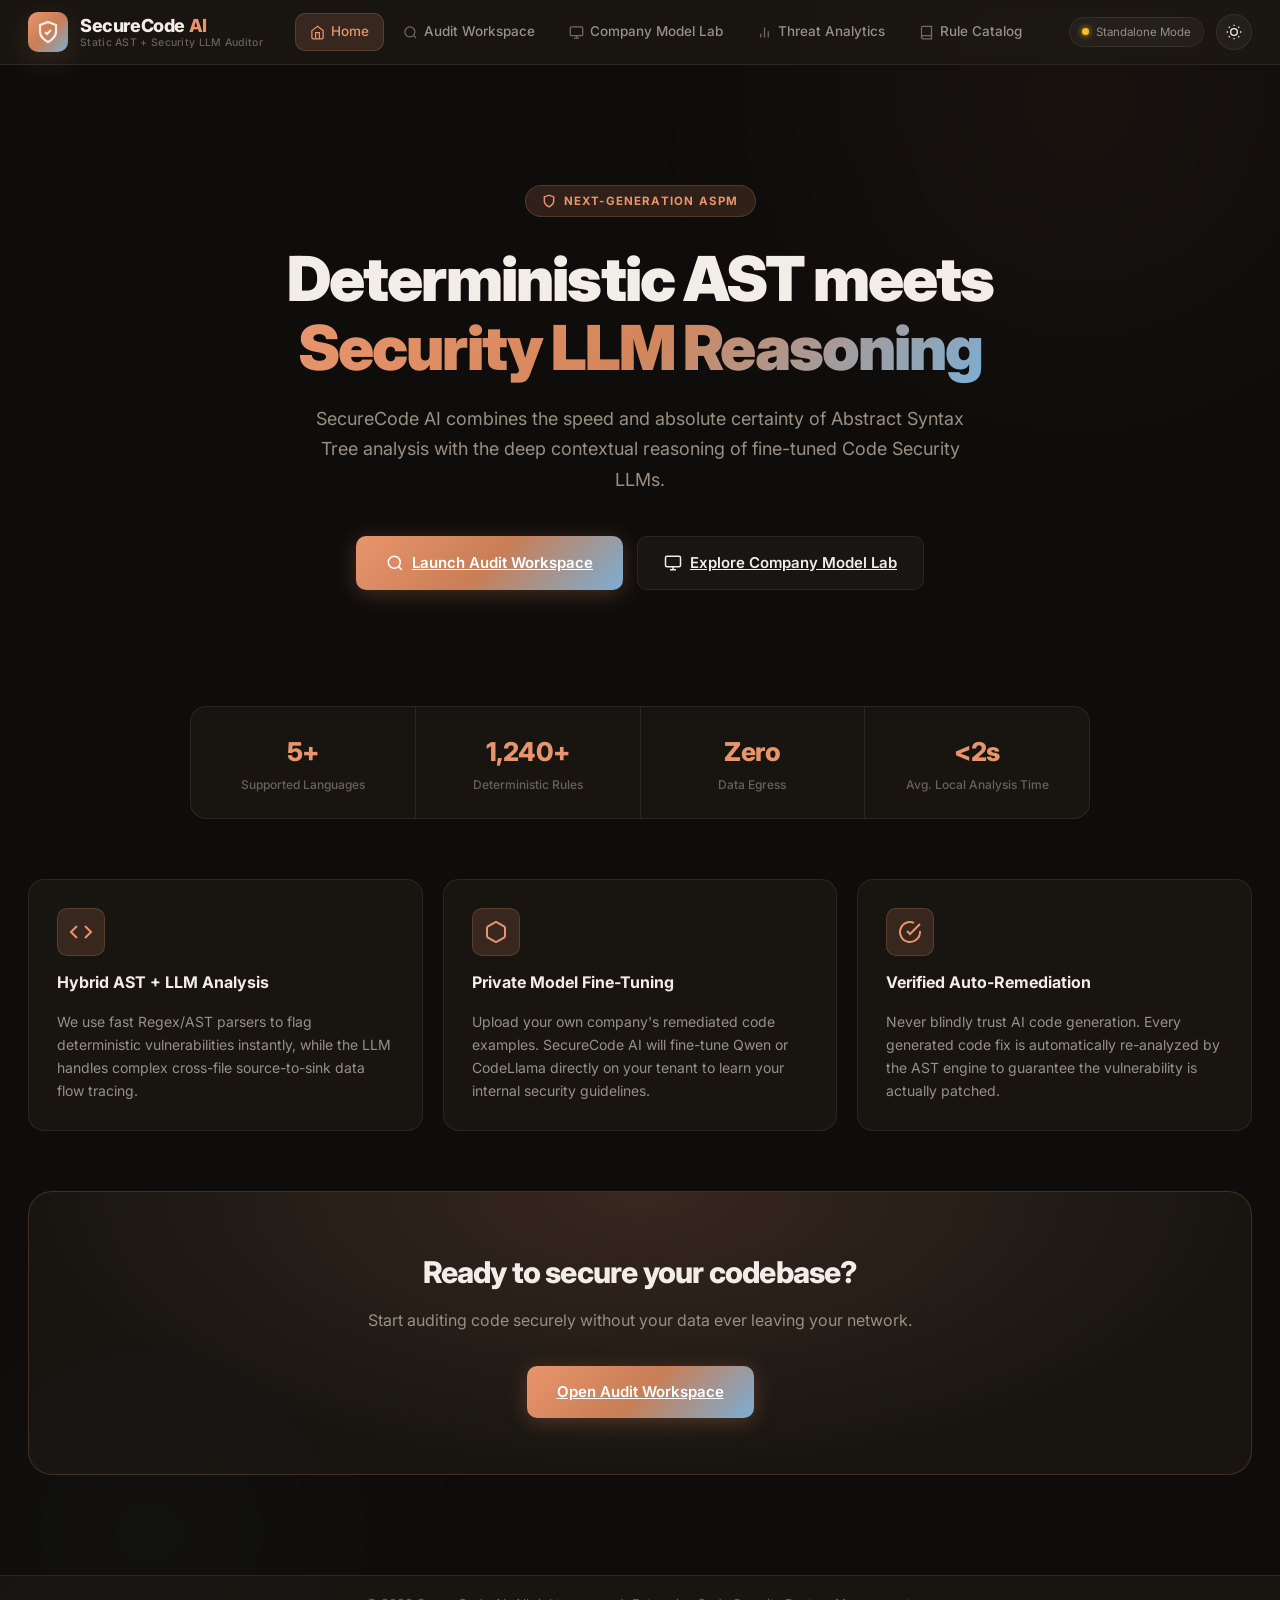
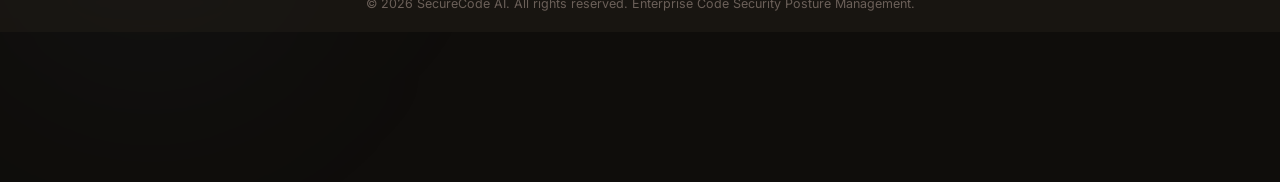
<file: frontend/index.html>
﻿<!DOCTYPE html>
<html lang="en" data-theme="dark">
<head>
    <meta charset="UTF-8">
    <meta name="viewport" content="width=device-width, initial-scale=1.0">
    <title>SecureCode AI | Enterprise AI Security Auditor</title>
    <link rel="stylesheet" href="style.css">
</head>
<body>
    <div class="orb-bg orb-1"></div>
    <div class="orb-bg orb-2"></div>
    
    <nav class="navbar">
        <div class="nav-container">
            <a href="index.html" class="brand">
                <div class="brand-icon">
                    <svg width="24" height="24" viewBox="0 0 24 24" fill="none" stroke="currentColor" stroke-width="2.2">
                        <path d="M12 22s8-4 8-10V5l-8-3-8 3v7c0 6 8 10 8 10z"/>
                        <path d="M9 12l2 2 4-4"/>
                    </svg>
                </div>
                <div class="brand-text">
                    <span class="brand-name">SecureCode <span class="accent">AI</span></span>
                    <span class="brand-tag">Static AST + Security LLM Auditor</span>
                </div>
            </a>
            <div class="nav-menu">
                <a href="index.html" class="nav-link" data-page="home">
                    <svg width="15" height="15" viewBox="0 0 24 24" fill="none" stroke="currentColor" stroke-width="2"><path d="M3 9l9-7 9 7v11a2 2 0 0 1-2 2H5a2 2 0 0 1-2-2z"/><polyline points="9 22 9 12 15 12 15 22"/></svg>
                    Home
                </a>
                <a href="auditor.html" class="nav-link" data-page="auditor">
                    <svg width="15" height="15" viewBox="0 0 24 24" fill="none" stroke="currentColor" stroke-width="2"><circle cx="11" cy="11" r="8"/><line x1="21" y1="21" x2="16.65" y2="16.65"/></svg>
                    Audit Workspace
                </a>
                <a href="studio.html" class="nav-link" data-page="studio">
                    <svg width="15" height="15" viewBox="0 0 24 24" fill="none" stroke="currentColor" stroke-width="2"><rect x="2" y="3" width="20" height="14" rx="2" ry="2"/><line x1="8" y1="21" x2="16" y2="21"/><line x1="12" y1="17" x2="12" y2="21"/></svg>
                    Company Model Lab
                </a>
                <a href="analytics.html" class="nav-link" data-page="analytics">
                    <svg width="15" height="15" viewBox="0 0 24 24" fill="none" stroke="currentColor" stroke-width="2"><line x1="18" y1="20" x2="18" y2="10"/><line x1="12" y1="20" x2="12" y2="4"/><line x1="6" y1="20" x2="6" y2="14"/></svg>
                    Threat Analytics
                </a>
                <a href="docs.html" class="nav-link" data-page="docs">
                    <svg width="15" height="15" viewBox="0 0 24 24" fill="none" stroke="currentColor" stroke-width="2"><path d="M4 19.5A2.5 2.5 0 0 1 6.5 17H20"/><path d="M6.5 2H20v20H6.5A2.5 2.5 0 0 1 4 19.5v-15A2.5 2.5 0 0 1 6.5 2z"/></svg>
                    Rule Catalog
                </a>
            </div>
            <div class="nav-actions">
                <div class="status-pill">
                    <span class="status-dot"></span>
                    <span class="status-label">Initializing...</span>
                </div>
                <button id="themeToggle" class="theme-btn" title="Toggle Theme">
                    <svg class="sun-icon" width="16" height="16" viewBox="0 0 24 24" fill="none" stroke="currentColor" stroke-width="2"><circle cx="12" cy="12" r="5"/><path d="M12 1v2M12 21v2M4.22 4.22l1.42 1.42M18.36 18.36l1.42 1.42M1 12h2M21 12h2M4.22 19.78l1.42-1.42M18.36 5.64l1.42-1.42"/></svg>
                    <svg class="moon-icon" width="16" height="16" viewBox="0 0 24 24" fill="none" stroke="currentColor" stroke-width="2"><path d="M21 12.79A9 9 0 1 1 11.21 3 7 7 0 0 0 21 12.79z"/></svg>
                </button>
            </div>
        </div>
    </nav>

    <main class="main-container">
        <!-- HERO -->
        <section class="hero">
            <div class="hero-eyebrow">
                <svg width="14" height="14" viewBox="0 0 24 24" fill="none" stroke="currentColor" stroke-width="2.5"><path d="M12 22s8-4 8-10V5l-8-3-8 3v7c0 6 8 10 8 10z"/></svg>
                Next-Generation ASPM
            </div>
            <h1 class="hero-title">Deterministic AST meets <br><span class="gradient-text">Security LLM Reasoning</span></h1>
            <p class="hero-desc">SecureCode AI combines the speed and absolute certainty of Abstract Syntax Tree analysis with the deep contextual reasoning of fine-tuned Code Security LLMs.</p>
            
            <div class="hero-actions">
                <a href="auditor.html" class="btn primary-btn pulse-glow">
                    <svg width="18" height="18" viewBox="0 0 24 24" fill="none" stroke="currentColor" stroke-width="2"><circle cx="11" cy="11" r="8"/><line x1="21" y1="21" x2="16.65" y2="16.65"/></svg>
                    Launch Audit Workspace
                </a>
                <a href="studio.html" class="btn secondary-btn">
                    <svg width="18" height="18" viewBox="0 0 24 24" fill="none" stroke="currentColor" stroke-width="2"><rect x="2" y="3" width="20" height="14" rx="2" ry="2"/><line x1="8" y1="21" x2="16" y2="21"/><line x1="12" y1="17" x2="12" y2="21"/></svg>
                    Explore Company Model Lab
                </a>
            </div>
        </section>

        <!-- STATS -->
        <div class="stats-bar">
            <div class="stat-item">
                <span class="stat-num">5+</span>
                <span class="stat-label">Supported Languages</span>
            </div>
            <div class="stat-item">
                <span class="stat-num">1,240+</span>
                <span class="stat-label">Deterministic Rules</span>
            </div>
            <div class="stat-item">
                <span class="stat-num">Zero</span>
                <span class="stat-label">Data Egress</span>
            </div>
            <div class="stat-item">
                <span class="stat-num">&lt;2s</span>
                <span class="stat-label">Avg. Local Analysis Time</span>
            </div>
        </div>

        <!-- FEATURES -->
        <section class="feature-grid">
            <div class="feature-card">
                <div class="feature-icon">
                    <svg width="24" height="24" viewBox="0 0 24 24" fill="none" stroke="currentColor" stroke-width="2"><polyline points="16 18 22 12 16 6"/><polyline points="8 6 2 12 8 18"/></svg>
                </div>
                <h3>Hybrid AST + LLM Analysis</h3>
                <p>We use fast Regex/AST parsers to flag deterministic vulnerabilities instantly, while the LLM handles complex cross-file source-to-sink data flow tracing.</p>
            </div>
            <div class="feature-card">
                <div class="feature-icon">
                    <svg width="24" height="24" viewBox="0 0 24 24" fill="none" stroke="currentColor" stroke-width="2"><path d="M21 16V8a2 2 0 0 0-1-1.73l-7-4a2 2 0 0 0-2 0l-7 4A2 2 0 0 0 3 8v8a2 2 0 0 0 1 1.73l7 4a2 2 0 0 0 2 0l7-4A2 2 0 0 0 21 16z"/></svg>
                </div>
                <h3>Private Model Fine-Tuning</h3>
                <p>Upload your own company's remediated code examples. SecureCode AI will fine-tune Qwen or CodeLlama directly on your tenant to learn your internal security guidelines.</p>
            </div>
            <div class="feature-card">
                <div class="feature-icon">
                    <svg width="24" height="24" viewBox="0 0 24 24" fill="none" stroke="currentColor" stroke-width="2"><path d="M22 11.08V12a10 10 0 1 1-5.93-9.14"/><polyline points="22 4 12 14.01 9 11.01"/></svg>
                </div>
                <h3>Verified Auto-Remediation</h3>
                <p>Never blindly trust AI code generation. Every generated code fix is automatically re-analyzed by the AST engine to guarantee the vulnerability is actually patched.</p>
            </div>
        </section>

        <!-- CTA -->
        <section class="cta-banner">
            <h2>Ready to secure your codebase?</h2>
            <p>Start auditing code securely without your data ever leaving your network.</p>
            <div class="hero-actions">
                <a href="auditor.html" class="btn primary-btn pulse-glow">Open Audit Workspace</a>
            </div>
        </section>
    </main>
    
    <footer class="app-footer">
        <p>&copy; 2026 SecureCode AI. All rights reserved. Enterprise Code Security Posture Management.</p>
    </footer>

    <script src="nav.js"></script>
    <script src="script.js"></script>
</body>
</html>
</file>
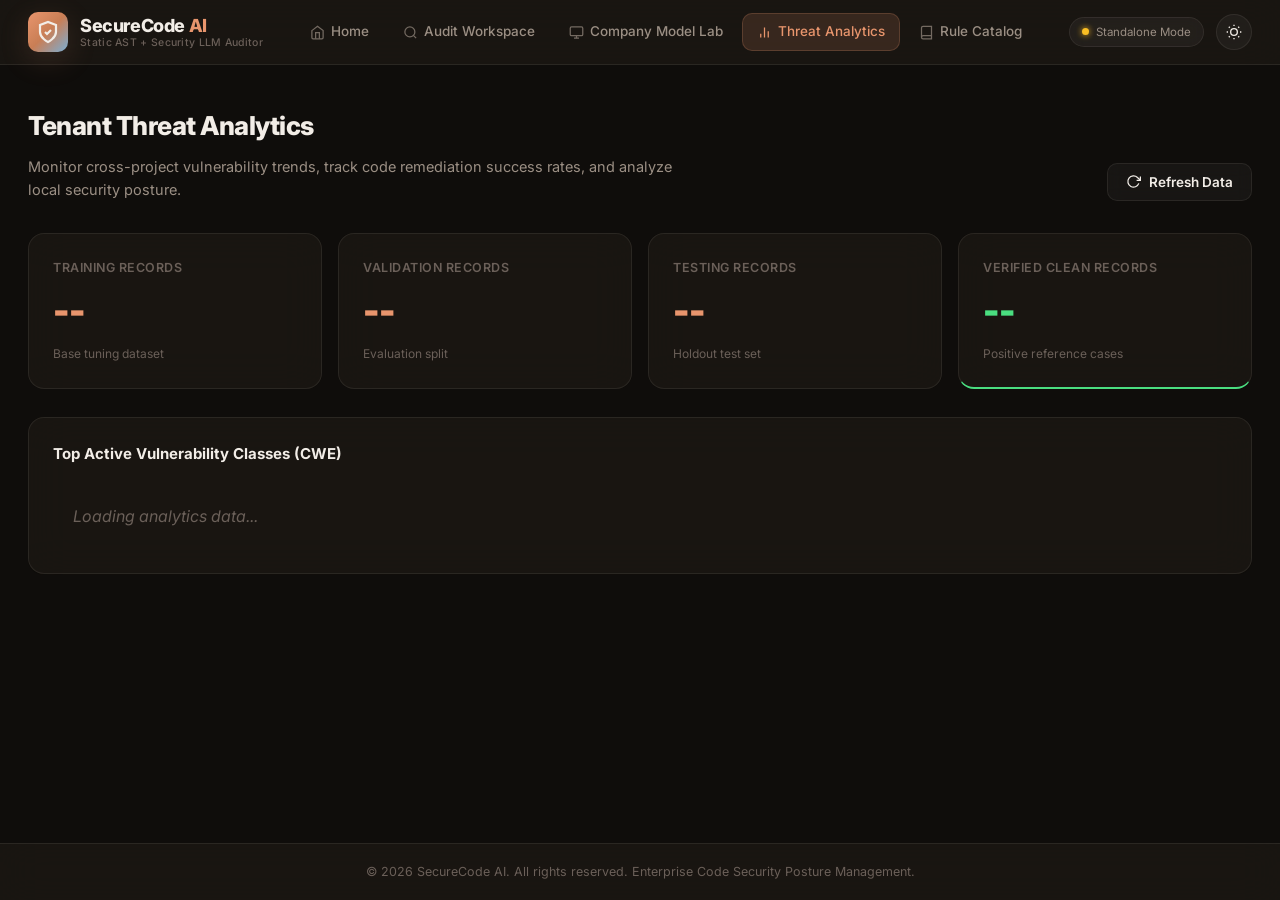
<file: frontend/analytics.html>
<!DOCTYPE html>
<html lang="en" data-theme="dark">
<head>
    <meta charset="UTF-8">
    <meta name="viewport" content="width=device-width, initial-scale=1.0">
    <title>Threat Analytics | SecureCode AI</title>
    <link rel="stylesheet" href="style.css">
</head>
<body>
    <nav class="navbar">
        <div class="nav-container">
            <a href="index.html" class="brand">
                <div class="brand-icon">
                    <svg width="24" height="24" viewBox="0 0 24 24" fill="none" stroke="currentColor" stroke-width="2.2">
                        <path d="M12 22s8-4 8-10V5l-8-3-8 3v7c0 6 8 10 8 10z"/>
                        <path d="M9 12l2 2 4-4"/>
                    </svg>
                </div>
                <div class="brand-text">
                    <span class="brand-name">SecureCode <span class="accent">AI</span></span>
                    <span class="brand-tag">Static AST + Security LLM Auditor</span>
                </div>
            </a>
            <div class="nav-menu">
                <a href="index.html" class="nav-link" data-page="home">
                    <svg width="15" height="15" viewBox="0 0 24 24" fill="none" stroke="currentColor" stroke-width="2"><path d="M3 9l9-7 9 7v11a2 2 0 0 1-2 2H5a2 2 0 0 1-2-2z"/><polyline points="9 22 9 12 15 12 15 22"/></svg>
                    Home
                </a>
                <a href="auditor.html" class="nav-link" data-page="auditor">
                    <svg width="15" height="15" viewBox="0 0 24 24" fill="none" stroke="currentColor" stroke-width="2"><circle cx="11" cy="11" r="8"/><line x1="21" y1="21" x2="16.65" y2="16.65"/></svg>
                    Audit Workspace
                </a>
                <a href="studio.html" class="nav-link" data-page="studio">
                    <svg width="15" height="15" viewBox="0 0 24 24" fill="none" stroke="currentColor" stroke-width="2"><rect x="2" y="3" width="20" height="14" rx="2" ry="2"/><line x1="8" y1="21" x2="16" y2="21"/><line x1="12" y1="17" x2="12" y2="21"/></svg>
                    Company Model Lab
                </a>
                <a href="analytics.html" class="nav-link" data-page="analytics">
                    <svg width="15" height="15" viewBox="0 0 24 24" fill="none" stroke="currentColor" stroke-width="2"><line x1="18" y1="20" x2="18" y2="10"/><line x1="12" y1="20" x2="12" y2="4"/><line x1="6" y1="20" x2="6" y2="14"/></svg>
                    Threat Analytics
                </a>
                <a href="docs.html" class="nav-link" data-page="docs">
                    <svg width="15" height="15" viewBox="0 0 24 24" fill="none" stroke="currentColor" stroke-width="2"><path d="M4 19.5A2.5 2.5 0 0 1 6.5 17H20"/><path d="M6.5 2H20v20H6.5A2.5 2.5 0 0 1 4 19.5v-15A2.5 2.5 0 0 1 6.5 2z"/></svg>
                    Rule Catalog
                </a>
            </div>
            <div class="nav-actions">
                <div class="status-pill">
                    <span class="status-dot"></span>
                    <span class="status-label">Initializing...</span>
                </div>
                <button id="themeToggle" class="theme-btn" title="Toggle Theme">
                    <svg class="sun-icon" width="16" height="16" viewBox="0 0 24 24" fill="none" stroke="currentColor" stroke-width="2"><circle cx="12" cy="12" r="5"/><path d="M12 1v2M12 21v2M4.22 4.22l1.42 1.42M18.36 18.36l1.42 1.42M1 12h2M21 12h2M4.22 19.78l1.42-1.42M18.36 5.64l1.42-1.42"/></svg>
                    <svg class="moon-icon" width="16" height="16" viewBox="0 0 24 24" fill="none" stroke="currentColor" stroke-width="2"><path d="M21 12.79A9 9 0 1 1 11.21 3 7 7 0 0 0 21 12.79z"/></svg>
                </button>
            </div>
        </div>
    </nav>

    <main class="main-container">
        <header class="app-header">
            <div class="header-content">
                <h1>Tenant Threat Analytics</h1>
                <p>Monitor cross-project vulnerability trends, track code remediation success rates, and analyze local security posture.</p>
            </div>
            <button id="refreshAnalyticsBtn" class="secondary-btn">
                <svg width="15" height="15" viewBox="0 0 24 24" fill="none" stroke="currentColor" stroke-width="2"><polyline points="23 4 23 10 17 10"></polyline><path d="M20.49 15a9 9 0 1 1-2.12-9.36L23 10"></path></svg>
                Refresh Data
            </button>
        </header>

        <div class="analytics-dashboard">
            <div class="analytics-stats-grid">
                <div class="a-stat-card">
                    <span class="a-stat-title">Training Records</span>
                    <span id="aTrainVal" class="a-stat-value">--</span>
                    <span class="a-stat-sub">Base tuning dataset</span>
                </div>
                <div class="a-stat-card">
                    <span class="a-stat-title">Validation Records</span>
                    <span id="aValVal" class="a-stat-value">--</span>
                    <span class="a-stat-sub">Evaluation split</span>
                </div>
                <div class="a-stat-card">
                    <span class="a-stat-title">Testing Records</span>
                    <span id="aTestVal" class="a-stat-value">--</span>
                    <span class="a-stat-sub">Holdout test set</span>
                </div>
                <div class="a-stat-card" style="border-bottom: 2px solid var(--state-safe);">
                    <span class="a-stat-title">Verified Clean Records</span>
                    <span id="aCleanVal" class="a-stat-value" style="color: var(--state-safe);">--</span>
                    <span class="a-stat-sub">Positive reference cases</span>
                </div>
            </div>

            <div class="analytics-section-card">
                <h3>Top Active Vulnerability Classes (CWE)</h3>
                <div id="cweMatrixGrid" class="cwe-matrix-grid">
                    <div style="padding: 20px; color: var(--text-muted); font-style: italic;">Loading analytics data...</div>
                </div>
            </div>
        </div>
    </main>

    <footer class="app-footer">
        <p>&copy; 2026 SecureCode AI. All rights reserved. Enterprise Code Security Posture Management.</p>
    </footer>
    <script src="nav.js"></script>
    <script src="script.js"></script>
</body>
</html>
</file>
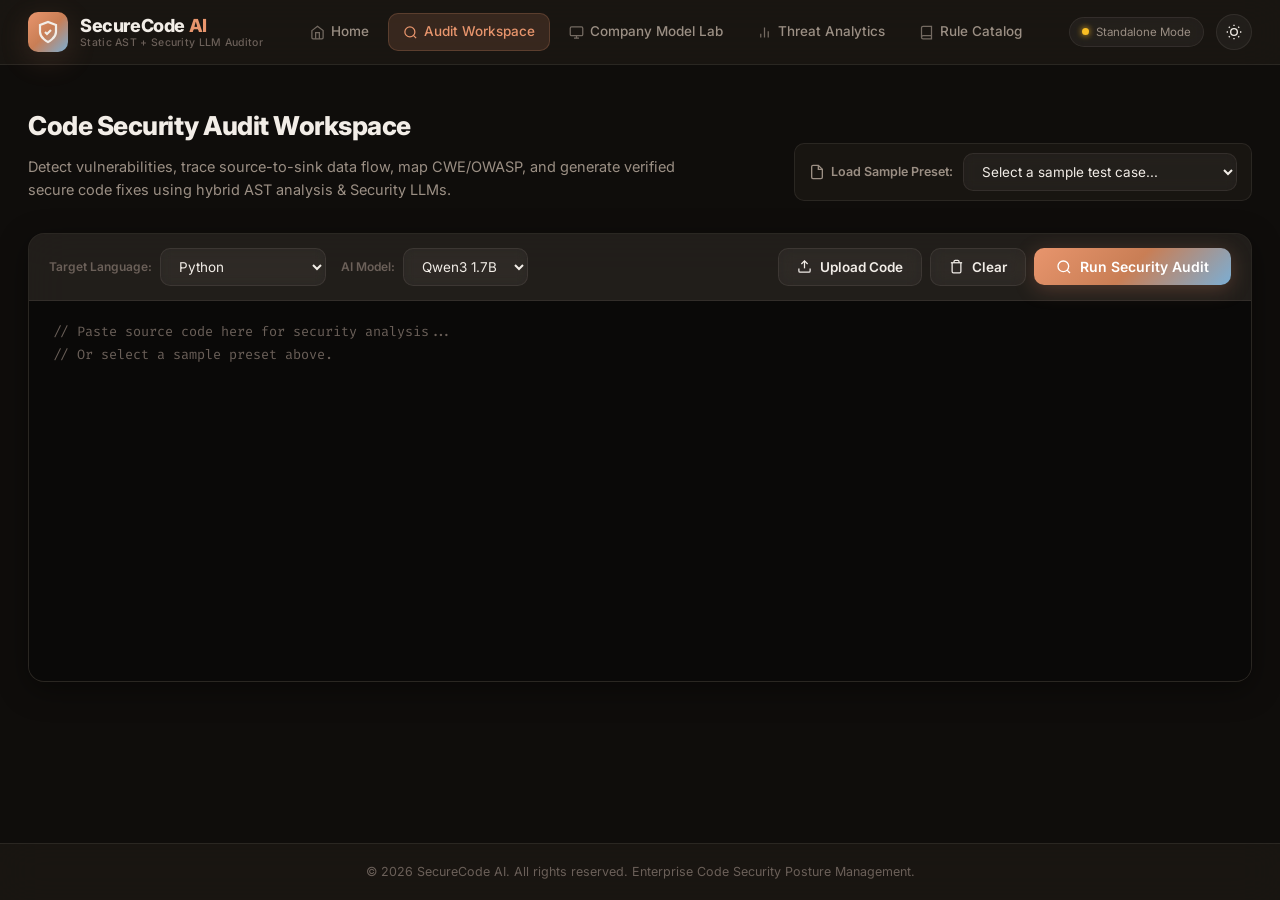
<file: frontend/auditor.html>
﻿<!DOCTYPE html>
<html lang="en" data-theme="dark">
<head>
    <meta charset="UTF-8">
    <meta name="viewport" content="width=device-width, initial-scale=1.0">
    <title>Audit Workspace | SecureCode AI</title>
    <link rel="stylesheet" href="style.css">
</head>
<body>
    <nav class="navbar">
        <div class="nav-container">
            <a href="index.html" class="brand">
                <div class="brand-icon">
                    <svg width="24" height="24" viewBox="0 0 24 24" fill="none" stroke="currentColor" stroke-width="2.2">
                        <path d="M12 22s8-4 8-10V5l-8-3-8 3v7c0 6 8 10 8 10z"/>
                        <path d="M9 12l2 2 4-4"/>
                    </svg>
                </div>
                <div class="brand-text">
                    <span class="brand-name">SecureCode <span class="accent">AI</span></span>
                    <span class="brand-tag">Static AST + Security LLM Auditor</span>
                </div>
            </a>
            <div class="nav-menu">
                <a href="index.html" class="nav-link" data-page="home">
                    <svg width="15" height="15" viewBox="0 0 24 24" fill="none" stroke="currentColor" stroke-width="2"><path d="M3 9l9-7 9 7v11a2 2 0 0 1-2 2H5a2 2 0 0 1-2-2z"/><polyline points="9 22 9 12 15 12 15 22"/></svg>
                    Home
                </a>
                <a href="auditor.html" class="nav-link" data-page="auditor">
                    <svg width="15" height="15" viewBox="0 0 24 24" fill="none" stroke="currentColor" stroke-width="2"><circle cx="11" cy="11" r="8"/><line x1="21" y1="21" x2="16.65" y2="16.65"/></svg>
                    Audit Workspace
                </a>
                <a href="studio.html" class="nav-link" data-page="studio">
                    <svg width="15" height="15" viewBox="0 0 24 24" fill="none" stroke="currentColor" stroke-width="2"><rect x="2" y="3" width="20" height="14" rx="2" ry="2"/><line x1="8" y1="21" x2="16" y2="21"/><line x1="12" y1="17" x2="12" y2="21"/></svg>
                    Company Model Lab
                </a>
                <a href="analytics.html" class="nav-link" data-page="analytics">
                    <svg width="15" height="15" viewBox="0 0 24 24" fill="none" stroke="currentColor" stroke-width="2"><line x1="18" y1="20" x2="18" y2="10"/><line x1="12" y1="20" x2="12" y2="4"/><line x1="6" y1="20" x2="6" y2="14"/></svg>
                    Threat Analytics
                </a>
                <a href="docs.html" class="nav-link" data-page="docs">
                    <svg width="15" height="15" viewBox="0 0 24 24" fill="none" stroke="currentColor" stroke-width="2"><path d="M4 19.5A2.5 2.5 0 0 1 6.5 17H20"/><path d="M6.5 2H20v20H6.5A2.5 2.5 0 0 1 4 19.5v-15A2.5 2.5 0 0 1 6.5 2z"/></svg>
                    Rule Catalog
                </a>
            </div>
            <div class="nav-actions">
                <div class="status-pill">
                    <span class="status-dot"></span>
                    <span class="status-label">Initializing...</span>
                </div>
                <button id="themeToggle" class="theme-btn" title="Toggle Theme">
                    <svg class="sun-icon" width="16" height="16" viewBox="0 0 24 24" fill="none" stroke="currentColor" stroke-width="2"><circle cx="12" cy="12" r="5"/><path d="M12 1v2M12 21v2M4.22 4.22l1.42 1.42M18.36 18.36l1.42 1.42M1 12h2M21 12h2M4.22 19.78l1.42-1.42M18.36 5.64l1.42-1.42"/></svg>
                    <svg class="moon-icon" width="16" height="16" viewBox="0 0 24 24" fill="none" stroke="currentColor" stroke-width="2"><path d="M21 12.79A9 9 0 1 1 11.21 3 7 7 0 0 0 21 12.79z"/></svg>
                </button>
            </div>
        </div>
    </nav>

    <main class="main-container">
        <header class="app-header">
            <div class="header-content">
                <h1>Code Security Audit Workspace</h1>
                <p>Detect vulnerabilities, trace source-to-sink data flow, map CWE/OWASP, and generate verified secure code fixes using hybrid AST analysis & Security LLMs.</p>
            </div>
            
            <div class="preset-bar">
                <span class="preset-label">
                    <svg width="16" height="16" viewBox="0 0 24 24" fill="none" stroke="currentColor" stroke-width="2"><path d="M14 2H6a2 2 0 0 0-2 2v16a2 2 0 0 0 2 2h12a2 2 0 0 0 2-2V8z"/><polyline points="14 2 14 8 20 8"/></svg>
                    Load Sample Preset:
                </span>
                <select id="presetSelect" class="preset-dropdown">
                    <option value="" disabled selected>Select a test case...</option>
                </select>
            </div>
        </header>

        <!-- CODE EDITOR SECTION -->
        <section class="editor-section">
            <div class="editor-toolbar">
                <div class="language-picker">
                    <div class="ctrl-pair">
                        <label for="language">Target Language:</label>
                        <select id="language" class="language-select">
                            <option value="Python">Python</option>
                            <option value="C">C</option>
                            <option value="C++">C++</option>
                            <option value="Java">Java</option>
                            <option value="PHP">PHP</option>
                            <option value="Bash">Bash / Shell</option>
                            <option value="JavaScript">JavaScript / Node</option>
                        </select>
                    </div>
                    <div class="ctrl-pair">
                        <label for="aiModel">AI Model:</label>
                        <select id="aiModel" class="language-select">
                            <option value="qwen3:1.7b" selected>Qwen3 1.7B</option>
                            <option value="qwen3:4b">Qwen3 4B</option>
                        </select>
                    </div>
                </div>

                <div class="editor-actions">
                    <input type="file" id="auditCodeUploadInput" style="display: none;" multiple>
                    <button id="uploadCodeBtn" class="secondary-btn" title="Upload Code Files">
                        <svg width="15" height="15" viewBox="0 0 24 24" fill="none" stroke="currentColor" stroke-width="2"><path d="M21 15v4a2 2 0 0 1-2 2H5a2 2 0 0 1-2-2v-4"/><polyline points="17 8 12 3 7 8"/><line x1="12" y1="3" x2="12" y2="15"/></svg>
                        Upload Code
                    </button>
                    <button id="clearCodeBtn" class="secondary-btn" title="Clear Code">
                        <svg width="15" height="15" viewBox="0 0 24 24" fill="none" stroke="currentColor" stroke-width="2"><polyline points="3 6 5 6 21 6"/><path d="M19 6v14a2 2 0 0 1-2 2H7a2 2 0 0 1-2-2V6m3 0V4a2 2 0 0 1 2-2h4a2 2 0 0 1 2 2v2"/></svg>
                        Clear
                    </button>
                    <button id="analyzeButton" class="primary-btn pulse-glow">
                        <svg width="16" height="16" viewBox="0 0 24 24" fill="none" stroke="currentColor" stroke-width="2"><circle cx="11" cy="11" r="8"/><line x1="21" y1="21" x2="16.65" y2="16.65"/></svg>
                        Run Security Audit
                    </button>
                </div>
            </div>
            <textarea id="code" placeholder="// Paste source code here for security analysis...&#10;// Or select a sample preset above." spellcheck="false"></textarea>
        </section>

        <!-- RESULTS SECTION -->
        <section id="results" class="results-section hidden">
            
            <div class="dashboard-banner glass-card">
                <div class="score-card">
                    <div class="score-ring-container">
                        <svg class="score-ring-svg" width="100" height="100" viewBox="0 0 100 100">
                            <circle class="score-ring-bg" cx="50" cy="50" r="42"/>
                            <circle id="scoreRingProgress" class="score-ring-progress" cx="50" cy="50" r="42"/>
                        </svg>
                        <div class="score-value-container">
                            <span id="securityScoreVal" class="score-number">100</span>
                            <span class="score-denom">/100</span>
                        </div>
                    </div>
                    <div class="score-info">
                        <span class="score-title">Security Score</span><br>
                        <div id="vulnerabilityBadge" class="vuln-badge clean">CODE CLEAN</div>
                    </div>
                </div>

                <div class="dashboard-center-actions">
                    <div class="summary-metrics">
                        <div class="metric-box critical" id="filterCriticalBtn" title="Filter Critical">
                            <span id="countCritical" class="metric-count">0</span>
                            <span class="metric-label">Critical</span>
                        </div>
                        <div class="metric-box high" id="filterHighBtn" title="Filter High">
                            <span id="countHigh" class="metric-count">0</span>
                            <span class="metric-label">High</span>
                        </div>
                        <div class="metric-box medium" id="filterMediumBtn" title="Filter Medium">
                            <span id="countMedium" class="metric-count">0</span>
                            <span class="metric-label">Medium</span>
                        </div>
                        <div class="metric-box low" id="filterLowBtn" title="Filter Low">
                            <span id="countLow" class="metric-count">0</span>
                            <span class="metric-label">Low</span>
                        </div>
                    </div>
                </div>

                <div class="dashboard-right-tools">
                    <button id="exportReportBtn" class="secondary-btn download-report-btn">
                        <svg width="15" height="15" viewBox="0 0 24 24" fill="none" stroke="currentColor" stroke-width="2"><path d="M21 15v4a2 2 0 0 1-2 2H5a2 2 0 0 1-2-2v-4"/><polyline points="7 10 12 15 17 10"/><line x1="12" y1="15" x2="12" y2="3"/></svg>
                        Export Report (.md)
                    </button>
                </div>
            </div>

            <!-- TABS -->
            <div class="tab-navigation">
                <button class="tab-btn active" data-tab="tab-findings">
                    <svg width="16" height="16" viewBox="0 0 24 24" fill="none" stroke="currentColor" stroke-width="2"><path d="M12 22s8-4 8-10V5l-8-3-8 3v7c0 6 8 10 8 10z"/></svg>
                    Structured Findings (<span id="findingsTabCount">0</span>)
                </button>
                <button class="tab-btn" data-tab="tab-static">
                    <svg width="16" height="16" viewBox="0 0 24 24" fill="none" stroke="currentColor" stroke-width="2"><polyline points="16 18 22 12 16 6"/><polyline points="8 6 2 12 8 18"/></svg>
                    Deterministic Rules
                </button>
                <button class="tab-btn" data-tab="tab-ai">
                    <svg width="16" height="16" viewBox="0 0 24 24" fill="none" stroke="currentColor" stroke-width="2"><path d="M21 16V8a2 2 0 0 0-1-1.73l-7-4a2 2 0 0 0-2 0l-7 4A2 2 0 0 0 3 8v8a2 2 0 0 0 1 1.73l7 4a2 2 0 0 0 2 0l7-4A2 2 0 0 0 21 16z"/></svg>
                    LLM Raw Output
                </button>
            </div>

            <div class="tab-contents">
                <div id="tab-findings" class="tab-panel active">
                    <div id="correlatedFindingsList" class="findings-list"></div>
                </div>
                <div id="tab-static" class="tab-panel">
                    <div id="staticResults" class="static-results-container"></div>
                </div>
                <div id="tab-ai" class="tab-panel">
                    <div class="ai-results-card">
                        <div class="card-header"><h4>Raw Security LLM Output</h4></div>
                        <pre id="llmResults" class="code-block-display"></pre>
                    </div>
                </div>
            </div>

            <!-- REWRITE -->
            <div id="rewriteActionBanner" class="rewrite-action-banner">
                <div class="banner-text">
                    <h3>Secure Code Remediation</h3>
                    <p>Automate security fixes using AI code rewriter and perform independent re-analysis verification.</p>
                </div>
                <button id="rewriteButton" class="remediate-btn">
                    <svg width="16" height="16" viewBox="0 0 24 24" fill="none" stroke="currentColor" stroke-width="2"><path d="M12 2v4M12 18v4M4.93 4.93l2.83 2.83M16.24 16.24l2.83 2.83M2 12h4M18 12h4M4.93 19.07l2.83-2.83M16.24 7.76l2.83-2.83"/></svg>
                    Generate & Verify Secure Rewrite
                </button>
            </div>

            <div id="rewrittenSection" class="rewritten-section hidden">
                <div class="section-divider"></div>
                <div id="verificationBanner" class="verification-banner pass">
                    <div class="banner-icon-container">
                        <svg id="verificationIconPass" class="verif-icon" width="28" height="28" viewBox="0 0 24 24" fill="none" stroke="currentColor" stroke-width="2.5"><path d="M22 11.08V12a10 10 0 1 1-5.93-9.14"/><polyline points="22 4 12 14.01 9 11.01"/></svg>
                        <svg id="verificationIconFail" class="verif-icon hidden" width="28" height="28" viewBox="0 0 24 24" fill="none" stroke="currentColor" stroke-width="2.5"><circle cx="12" cy="12" r="10"/><line x1="15" y1="9" x2="9" y2="15"/><line x1="9" y1="9" x2="15" y2="15"/></svg>
                    </div>
                    <div class="verification-details">
                        <div class="verif-header">
                            <span class="verif-title">Independent Re-Analysis Verification:</span>
                            <span id="verifStatusBadge" class="verif-status-badge pass">VERIFIED SECURE</span>
                        </div>
                        <p id="verifSummaryText" class="verif-description">Checking security posture of generated code...</p>
                    </div>
                </div>

                <div class="comparison-grid">
                    <div class="code-box original-box">
                        <div class="code-box-header">
                            <span class="dot red-dot"></span>
                            <span>Original Code (Vulnerable)</span>
                        </div>
                        <textarea id="originalCompareCode" readonly spellcheck="false"></textarea>
                    </div>

                    <div class="code-box secure-box">
                        <div class="code-box-header">
                            <span class="dot green-dot"></span>
                            <span>Remediated Code (Secure)</span>
                            <button id="copyFixBtn" class="small-copy-btn" title="Copy Secure Code">Copy</button>
                        </div>
                        <textarea id="rewrittenCode" spellcheck="false"></textarea>
                    </div>
                </div>

                <div class="reanalyze-action-bar">
                    <button id="reanalyzeButton" class="secondary-btn">
                        <svg width="15" height="15" viewBox="0 0 24 24" fill="none" stroke="currentColor" stroke-width="2"><polyline points="23 4 23 10 17 10"/><path d="M20.49 15a9 9 0 1 1-2.12-9.36L23 10"/></svg>
                        Re-Audit Modified Fix
                    </button>
                </div>
            </div>
        </section>
    </main>

    <footer class="app-footer">
        <p>&copy; 2026 SecureCode AI. All rights reserved. Enterprise Code Security Posture Management.</p>
    </footer>
    <script src="nav.js"></script>
    <script src="script.js"></script>
</body>
</html>
</file>
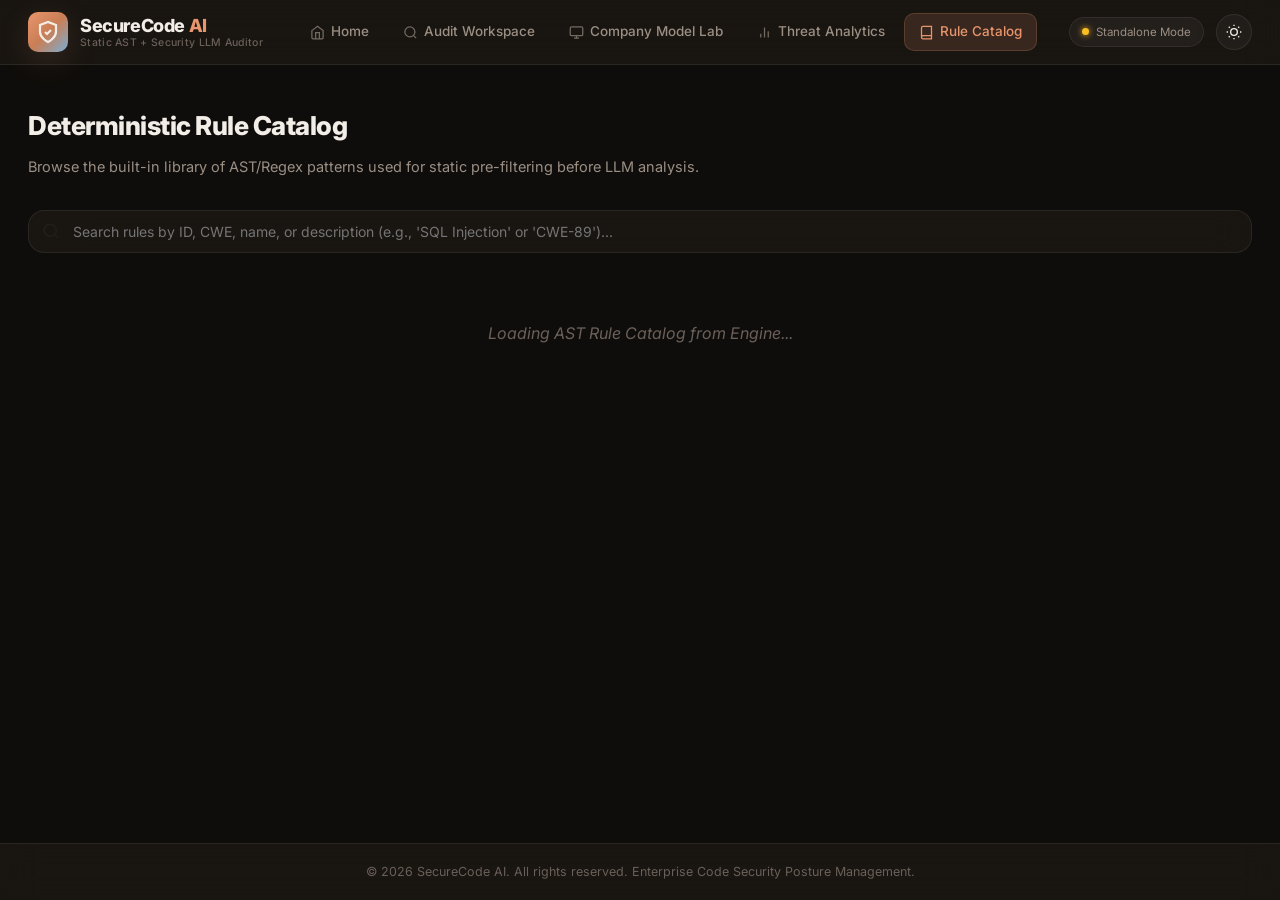
<file: frontend/docs.html>
﻿<!DOCTYPE html>
<html lang="en" data-theme="dark">
<head>
    <meta charset="UTF-8">
    <meta name="viewport" content="width=device-width, initial-scale=1.0">
    <title>Rule Catalog | SecureCode AI</title>
    <link rel="stylesheet" href="style.css">
</head>
<body>
    <nav class="navbar">
        <div class="nav-container">
            <a href="index.html" class="brand">
                <div class="brand-icon">
                    <svg width="24" height="24" viewBox="0 0 24 24" fill="none" stroke="currentColor" stroke-width="2.2">
                        <path d="M12 22s8-4 8-10V5l-8-3-8 3v7c0 6 8 10 8 10z"/>
                        <path d="M9 12l2 2 4-4"/>
                    </svg>
                </div>
                <div class="brand-text">
                    <span class="brand-name">SecureCode <span class="accent">AI</span></span>
                    <span class="brand-tag">Static AST + Security LLM Auditor</span>
                </div>
            </a>
            <div class="nav-menu">
                <a href="index.html" class="nav-link" data-page="home">
                    <svg width="15" height="15" viewBox="0 0 24 24" fill="none" stroke="currentColor" stroke-width="2"><path d="M3 9l9-7 9 7v11a2 2 0 0 1-2 2H5a2 2 0 0 1-2-2z"/><polyline points="9 22 9 12 15 12 15 22"/></svg>
                    Home
                </a>
                <a href="auditor.html" class="nav-link" data-page="auditor">
                    <svg width="15" height="15" viewBox="0 0 24 24" fill="none" stroke="currentColor" stroke-width="2"><circle cx="11" cy="11" r="8"/><line x1="21" y1="21" x2="16.65" y2="16.65"/></svg>
                    Audit Workspace
                </a>
                <a href="studio.html" class="nav-link" data-page="studio">
                    <svg width="15" height="15" viewBox="0 0 24 24" fill="none" stroke="currentColor" stroke-width="2"><rect x="2" y="3" width="20" height="14" rx="2" ry="2"/><line x1="8" y1="21" x2="16" y2="21"/><line x1="12" y1="17" x2="12" y2="21"/></svg>
                    Company Model Lab
                </a>
                <a href="analytics.html" class="nav-link" data-page="analytics">
                    <svg width="15" height="15" viewBox="0 0 24 24" fill="none" stroke="currentColor" stroke-width="2"><line x1="18" y1="20" x2="18" y2="10"/><line x1="12" y1="20" x2="12" y2="4"/><line x1="6" y1="20" x2="6" y2="14"/></svg>
                    Threat Analytics
                </a>
                <a href="docs.html" class="nav-link" data-page="docs">
                    <svg width="15" height="15" viewBox="0 0 24 24" fill="none" stroke="currentColor" stroke-width="2"><path d="M4 19.5A2.5 2.5 0 0 1 6.5 17H20"/><path d="M6.5 2H20v20H6.5A2.5 2.5 0 0 1 4 19.5v-15A2.5 2.5 0 0 1 6.5 2z"/></svg>
                    Rule Catalog
                </a>
            </div>
            <div class="nav-actions">
                <div class="status-pill">
                    <span class="status-dot"></span>
                    <span class="status-label">Initializing...</span>
                </div>
                <button id="themeToggle" class="theme-btn" title="Toggle Theme">
                    <svg class="sun-icon" width="16" height="16" viewBox="0 0 24 24" fill="none" stroke="currentColor" stroke-width="2"><circle cx="12" cy="12" r="5"/><path d="M12 1v2M12 21v2M4.22 4.22l1.42 1.42M18.36 18.36l1.42 1.42M1 12h2M21 12h2M4.22 19.78l1.42-1.42M18.36 5.64l1.42-1.42"/></svg>
                    <svg class="moon-icon" width="16" height="16" viewBox="0 0 24 24" fill="none" stroke="currentColor" stroke-width="2"><path d="M21 12.79A9 9 0 1 1 11.21 3 7 7 0 0 0 21 12.79z"/></svg>
                </button>
            </div>
        </div>
    </nav>

    <main class="main-container">
        <header class="app-header">
            <div class="header-content">
                <h1>Deterministic Rule Catalog</h1>
                <p>Browse the built-in library of AST/Regex patterns used for static pre-filtering before LLM analysis.</p>
            </div>
        </header>

        <div class="search-bar-wrapper">
            <svg width="18" height="18" viewBox="0 0 24 24" fill="none" stroke="currentColor" stroke-width="2"><circle cx="11" cy="11" r="8"></circle><line x1="21" y1="21" x2="16.65" y2="16.65"></line></svg>
            <input type="text" id="ruleSearchInput" class="rule-search-input" placeholder="Search rules by ID, CWE, name, or description (e.g., 'SQL Injection' or 'CWE-89')...">
        </div>

        <div id="ruleCatalogList" class="rule-catalog-grid">
            <!-- Rules dynamically injected via script.js -->
            <div style="text-align: center; color: var(--text-muted); padding: 40px; font-style: italic;">Loading AST Rule Catalog from Engine...</div>
        </div>
    </main>

    <footer class="app-footer">
        <p>&copy; 2026 SecureCode AI. All rights reserved. Enterprise Code Security Posture Management.</p>
    </footer>
    <script src="nav.js"></script>
    <script src="script.js"></script>
</body>
</html>
</file>
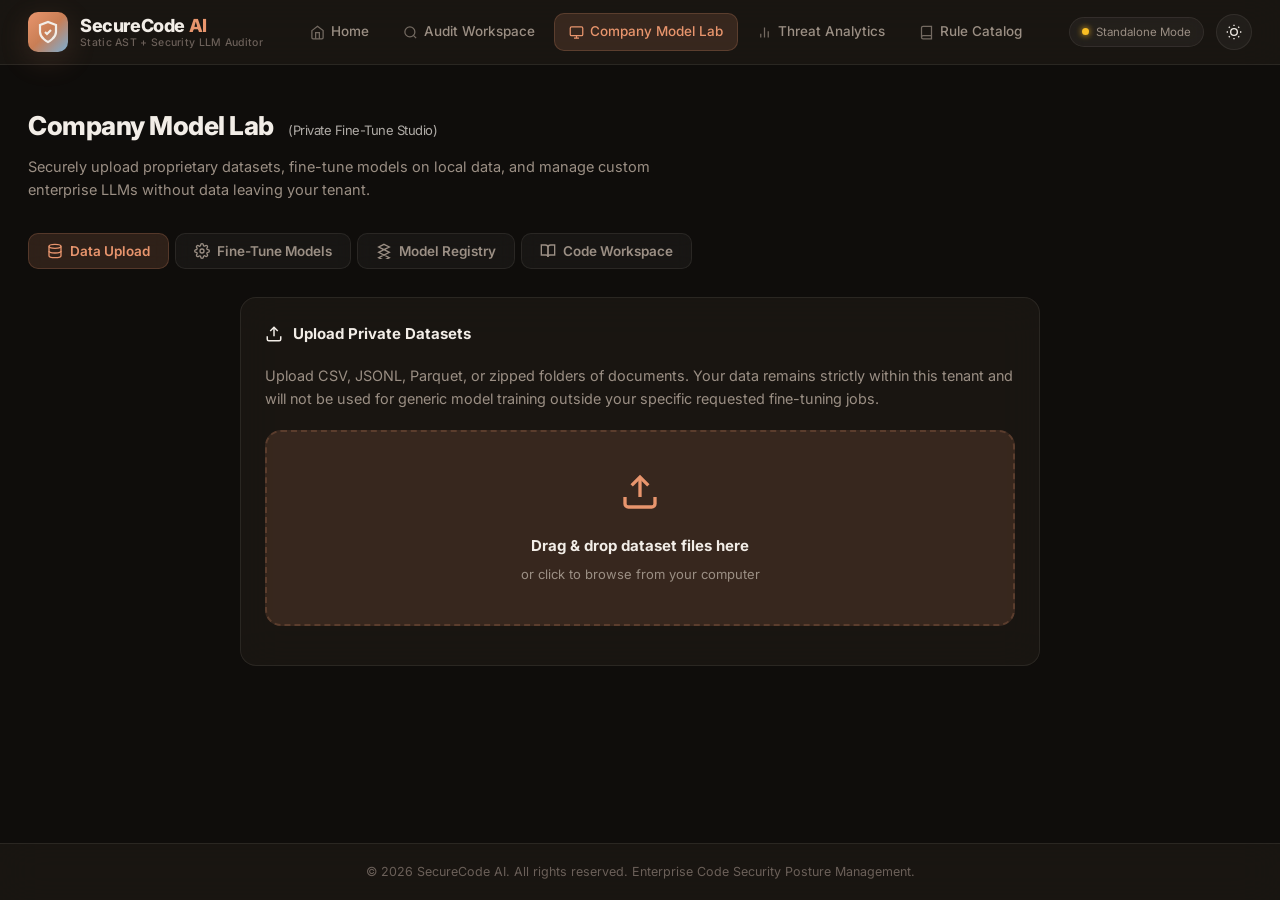
<file: frontend/studio.html>
﻿<!DOCTYPE html>
<html lang="en" data-theme="dark">
<head>
    <meta charset="UTF-8">
    <meta name="viewport" content="width=device-width, initial-scale=1.0">
    <title>Company Model Lab | SecureCode AI</title>
    <link rel="stylesheet" href="style.css">
</head>
<body>
    <nav class="navbar">
        <div class="nav-container">
            <a href="index.html" class="brand">
                <div class="brand-icon">
                    <svg width="24" height="24" viewBox="0 0 24 24" fill="none" stroke="currentColor" stroke-width="2.2">
                        <path d="M12 22s8-4 8-10V5l-8-3-8 3v7c0 6 8 10 8 10z"/>
                        <path d="M9 12l2 2 4-4"/>
                    </svg>
                </div>
                <div class="brand-text">
                    <span class="brand-name">SecureCode <span class="accent">AI</span></span>
                    <span class="brand-tag">Static AST + Security LLM Auditor</span>
                </div>
            </a>
            <div class="nav-menu">
                <a href="index.html" class="nav-link" data-page="home">
                    <svg width="15" height="15" viewBox="0 0 24 24" fill="none" stroke="currentColor" stroke-width="2"><path d="M3 9l9-7 9 7v11a2 2 0 0 1-2 2H5a2 2 0 0 1-2-2z"/><polyline points="9 22 9 12 15 12 15 22"/></svg>
                    Home
                </a>
                <a href="auditor.html" class="nav-link" data-page="auditor">
                    <svg width="15" height="15" viewBox="0 0 24 24" fill="none" stroke="currentColor" stroke-width="2"><circle cx="11" cy="11" r="8"/><line x1="21" y1="21" x2="16.65" y2="16.65"/></svg>
                    Audit Workspace
                </a>
                <a href="studio.html" class="nav-link" data-page="studio">
                    <svg width="15" height="15" viewBox="0 0 24 24" fill="none" stroke="currentColor" stroke-width="2"><rect x="2" y="3" width="20" height="14" rx="2" ry="2"/><line x1="8" y1="21" x2="16" y2="21"/><line x1="12" y1="17" x2="12" y2="21"/></svg>
                    Company Model Lab
                </a>
                <a href="analytics.html" class="nav-link" data-page="analytics">
                    <svg width="15" height="15" viewBox="0 0 24 24" fill="none" stroke="currentColor" stroke-width="2"><line x1="18" y1="20" x2="18" y2="10"/><line x1="12" y1="20" x2="12" y2="4"/><line x1="6" y1="20" x2="6" y2="14"/></svg>
                    Threat Analytics
                </a>
                <a href="docs.html" class="nav-link" data-page="docs">
                    <svg width="15" height="15" viewBox="0 0 24 24" fill="none" stroke="currentColor" stroke-width="2"><path d="M4 19.5A2.5 2.5 0 0 1 6.5 17H20"/><path d="M6.5 2H20v20H6.5A2.5 2.5 0 0 1 4 19.5v-15A2.5 2.5 0 0 1 6.5 2z"/></svg>
                    Rule Catalog
                </a>
            </div>
            <div class="nav-actions">
                <div class="status-pill">
                    <span class="status-dot"></span>
                    <span class="status-label">Initializing...</span>
                </div>
                <button id="themeToggle" class="theme-btn" title="Toggle Theme">
                    <svg class="sun-icon" width="16" height="16" viewBox="0 0 24 24" fill="none" stroke="currentColor" stroke-width="2"><circle cx="12" cy="12" r="5"/><path d="M12 1v2M12 21v2M4.22 4.22l1.42 1.42M18.36 18.36l1.42 1.42M1 12h2M21 12h2M4.22 19.78l1.42-1.42M18.36 5.64l1.42-1.42"/></svg>
                    <svg class="moon-icon" width="16" height="16" viewBox="0 0 24 24" fill="none" stroke="currentColor" stroke-width="2"><path d="M21 12.79A9 9 0 1 1 11.21 3 7 7 0 0 0 21 12.79z"/></svg>
                </button>
            </div>
        </div>
    </nav>

    <main class="main-container">
        <header class="app-header">
            <div class="header-content">
                <h1>Company Model Lab <span style="font-size: 0.5em; opacity: 0.7; font-weight: normal; margin-left: 10px;">(Private Fine-Tune Studio)</span></h1>
                <p>Securely upload proprietary datasets, fine-tune models on local data, and manage custom enterprise LLMs without data leaving your tenant.</p>
            </div>
        </header>

        <div class="lab-tab-navigation">
            <button class="lab-tab-btn active" data-labtab="lab-data">
                <svg width="16" height="16" viewBox="0 0 24 24" fill="none" stroke="currentColor" stroke-width="2"><ellipse cx="12" cy="5" rx="9" ry="3"></ellipse><path d="M21 12c0 1.66-4 3-9 3s-9-1.34-9-3"></path><path d="M3 5v14c0 1.66 4 3 9 3s9-1.34 9-3V5"></path></svg>
                Data Upload
            </button>
            <button class="lab-tab-btn" data-labtab="lab-finetune">
                <svg width="16" height="16" viewBox="0 0 24 24" fill="none" stroke="currentColor" stroke-width="2"><circle cx="12" cy="12" r="3"/><path d="M19.4 15a1.65 1.65 0 0 0 .33 1.82l.06.06a2 2 0 0 1 0 2.83 2 2 0 0 1-2.83 0l-.06-.06a1.65 1.65 0 0 0-1.82-.33 1.65 1.65 0 0 0-1 1.51V21a2 2 0 0 1-2 2 2 2 0 0 1-2-2v-.09A1.65 1.65 0 0 0 9 19.4a1.65 1.65 0 0 0-1.82.33l-.06.06a2 2 0 0 1-2.83 0 2 2 0 0 1 0-2.83l.06-.06a1.65 1.65 0 0 0 .33-1.82 1.65 1.65 0 0 0-1.51-1H3a2 2 0 0 1-2-2 2 2 0 0 1 2-2h.09A1.65 1.65 0 0 0 4.6 9a1.65 1.65 0 0 0-.33-1.82l-.06-.06a2 2 0 0 1 0-2.83 2 2 0 0 1 2.83 0l.06.06a1.65 1.65 0 0 0 1.82.33H9a1.65 1.65 0 0 0 1-1.51V3a2 2 0 0 1 2-2 2 2 0 0 1 2 2v.09a1.65 1.65 0 0 0 1 1.51 1.65 1.65 0 0 0 1.82-.33l.06-.06a2 2 0 0 1 2.83 0 2 2 0 0 1 0 2.83l-.06.06a1.65 1.65 0 0 0-.33 1.82V9a1.65 1.65 0 0 0 1.51 1H21a2 2 0 0 1 2 2 2 2 0 0 1-2 2h-.09a1.65 1.65 0 0 0-1.51 1z"/></svg>
                Fine-Tune Models
            </button>
            <button class="lab-tab-btn" data-labtab="lab-models">
                <svg width="16" height="16" viewBox="0 0 24 24" fill="none" stroke="currentColor" stroke-width="2"><path d="M12 2l8 4-8 4-8-4 8-4zm0 8l8 4-8 4-8-4 8-4zm0 8l8 4-8 4-8-4 8-4z"/></svg>
                Model Registry
            </button>
            <button class="lab-tab-btn" data-labtab="lab-workspace">
                <svg width="16" height="16" viewBox="0 0 24 24" fill="none" stroke="currentColor" stroke-width="2"><path d="M2 3h6a4 4 0 0 1 4 4v14a3 3 0 0 0-3-3H2z"></path><path d="M22 3h-6a4 4 0 0 0-4 4v14a3 3 0 0 1 3-3h7z"></path></svg>
                Code Workspace
            </button>
        </div>

        <div class="lab-tab-contents">
            
            <!-- LAB DATA TAB -->
            <div id="lab-data" class="lab-tab-panel active">
                <div class="trainer-card config-card" style="width: 100%; max-width: 800px; margin: 0 auto;">
                    <div class="card-title">
                        <svg width="18" height="18" viewBox="0 0 24 24" fill="none" stroke="currentColor" stroke-width="2"><path d="M21 15v4a2 2 0 0 1-2 2H5a2 2 0 0 1-2-2v-4"></path><polyline points="17 8 12 3 7 8"></polyline><line x1="12" y1="3" x2="12" y2="15"></line></svg>
                        Upload Private Datasets
                    </div>
                    <p style="color: var(--text-secondary); margin-bottom: 20px; font-size: 0.9rem;">
                        Upload CSV, JSONL, Parquet, or zipped folders of documents. Your data remains strictly within this tenant and will not be used for generic model training outside your specific requested fine-tuning jobs.
                    </p>
                    
                    <div class="upload-dropzone" id="datasetDropzone">
                        <svg width="40" height="40" viewBox="0 0 24 24" fill="none" stroke="var(--accent-primary)" stroke-width="2"><path d="M21 15v4a2 2 0 0 1-2 2H5a2 2 0 0 1-2-2v-4"></path><polyline points="17 8 12 3 7 8"></polyline><line x1="12" y1="3" x2="12" y2="15"></line></svg>
                        <h4>Drag & drop dataset files here</h4>
                        <p>or click to browse from your computer</p>
                        <input type="file" id="datasetUploadInput" multiple style="display: none;" accept=".csv,.jsonl,.parquet,.zip,.json">
                    </div>
                    <div id="datasetUploadStatus" style="margin-top: 15px; font-size: 0.9rem;"></div>
                </div>
            </div>

            <!-- LAB FINE-TUNE TAB -->
            <div id="lab-finetune" class="lab-tab-panel">
                <div class="trainer-dashboard">
                    <div class="trainer-grid">
                        <!-- HYPERPARAMETER FORM CARD -->
                        <div class="trainer-card config-card">
                            <div class="card-title">
                                <svg width="18" height="18" viewBox="0 0 24 24" fill="none" stroke="currentColor" stroke-width="2"><path d="M12 20h9"/><path d="M16.5 3.5a2.121 2.121 0 0 1 3 3L7 19l-4 1 1-4L16.5 3.5z"/></svg>
                                Fine-Tuning Hyperparameters
                            </div>
                            <form id="trainForm" class="train-form">
                                <div class="form-group">
                                    <label for="baseModelSelect">Base Model Architecture:</label>
                                    <select id="baseModelSelect" class="form-input">
                                        <option value="qwen2.5-coder:1.5b">Qwen2.5-Coder 1.5B (Default Base)</option>
                                        <option value="qwen3:1.7b">Qwen3 1.7B</option>
                                        <option value="qwen3:4b">Qwen3 4B</option>
                                        <option value="codellama-7b">CodeLlama 7B (HuggingFace/Ollama)</option>
                                    </select>
                                </div>

                                <div class="form-row">
                                    <div class="form-group">
                                        <label for="epochsInput">Training Epochs:</label>
                                        <input type="number" id="epochsInput" class="form-input" value="3" min="1" max="10">
                                    </div>
                                    <div class="form-group">
                                        <label for="lrInput">Learning Rate:</label>
                                        <input type="text" id="lrInput" class="form-input" value="0.0002">
                                    </div>
                                </div>

                                <div class="form-row">
                                    <div class="form-group">
                                        <label for="batchSizeInput">Batch Size:</label>
                                        <input type="number" id="batchSizeInput" class="form-input" value="8" min="1" max="32">
                                    </div>
                                    <div class="form-group">
                                        <label for="sampleLimitInput">Dataset Samples:</label>
                                        <input type="number" id="sampleLimitInput" class="form-input" value="150" min="20" max="1000">
                                    </div>
                                </div>

                                <button type="submit" id="startTrainBtn" class="primary-btn launch-train-btn">
                                    <svg width="16" height="16" viewBox="0 0 24 24" fill="none" stroke="currentColor" stroke-width="2"><polygon points="5 3 19 12 5 21 5 3"/></svg>
                                    Launch Fine-Tuning Job
                                </button>
                            </form>
                        </div>

                        <!-- LIVE METRICS & PROGRESS CARD -->
                        <div class="trainer-card progress-card">
                            <div class="card-title">
                                <svg width="18" height="18" viewBox="0 0 24 24" fill="none" stroke="currentColor" stroke-width="2"><polyline points="22 12 18 12 15 21 9 3 6 12 2 12"/></svg>
                                Live Fine-Tuning Trajectory
                                <span id="trainStatusBadge" class="train-badge idle">STATUS: IDLE</span>
                            </div>

                            <div class="trainer-progress-bar-wrapper">
                                <div class="progress-info-row">
                                    <span id="progressStepLabel">Progress: 0%</span>
                                    <span id="progressEpochLabel">Epoch: 0 / 0</span>
                                </div>
                                <div class="trainer-progress-track">
                                    <div id="trainerProgressFill" class="trainer-progress-fill" style="width: 0%;"></div>
                                </div>
                            </div>

                            <div class="trainer-metrics-grid">
                                <div class="t-metric-box">
                                    <span id="tLossVal" class="t-metric-val">0.00</span>
                                    <span class="t-metric-lbl">Loss Rate</span>
                                </div>
                                <div class="t-metric-box">
                                    <span id="tAccVal" class="t-metric-val">0.0%</span>
                                    <span class="t-metric-lbl">Accuracy</span>
                                </div>
                                <div class="t-metric-box">
                                    <span id="tF1Val" class="t-metric-val">0.00</span>
                                    <span class="t-metric-lbl">F1-Score</span>
                                </div>
                            </div>

                            <!-- LIVE LOG TERMINAL -->
                            <div class="log-terminal-container">
                                <div class="terminal-header">
                                    <span class="term-dot red"></span>
                                    <span class="term-dot yellow"></span>
                                    <span class="term-dot green"></span>
                                    <span class="term-title">Trainer Execution Terminal Stream</span>
                                </div>
                                <pre id="trainTerminal" class="terminal-body">Ready to start model fine-tuning run. Select hyperparameters and click Launch.</pre>
                            </div>
                        </div>
                    </div>
                </div>
            </div>

            <!-- LAB MODELS TAB -->
            <div id="lab-models" class="lab-tab-panel">
                <div class="trainer-card registry-card">
                    <div class="card-title">
                        <svg width="18" height="18" viewBox="0 0 24 24" fill="none" stroke="currentColor" stroke-width="2"><rect x="2" y="2" width="20" height="8" rx="2" ry="2"/><rect x="2" y="14" width="20" height="8" rx="2" ry="2"/><line x1="6" y1="6" x2="6.01" y2="6"/><line x1="6" y1="18" x2="6.01" y2="18"/></svg>
                        Security Model Registry & Checkpoints
                    </div>
                    <div id="modelRegistryList" class="model-registry-grid">
                        <!-- Model Registry Cards rendered dynamically -->
                    </div>
                </div>
            </div>

            <!-- LAB CODE WORKSPACE TAB -->
            <div id="lab-workspace" class="lab-tab-panel">
                <div class="trainer-card config-card" style="width: 100%; max-width: 900px; margin: 0 auto; display: flex; flex-direction: column; gap: 20px;">
                    <div class="card-title">
                        <svg width="18" height="18" viewBox="0 0 24 24" fill="none" stroke="currentColor" stroke-width="2"><path d="M22 19a2 2 0 0 1-2 2H4a2 2 0 0 1-2-2V5a2 2 0 0 1 2-2h5l2 3h9a2 2 0 0 1 2 2z"></path></svg>
                        Private Company Code Sandbox
                    </div>
                    <p style="color: var(--text-secondary); font-size: 0.9rem;">
                        Mount or upload a local folder to let the SecureCode AI agent read, edit, search, and run code securely in an isolated workspace. Private code is visually tagged and NEVER used for training unless explicitly opted-in.
                    </p>
                    
                    <div style="display: flex; gap: 15px;">
                        <button id="selectFolderBtn" class="primary-btn pulse-glow" style="flex: 1; justify-content: center;">
                            <svg width="16" height="16" viewBox="0 0 24 24" fill="none" stroke="currentColor" stroke-width="2"><path d="M22 19a2 2 0 0 1-2 2H4a2 2 0 0 1-2-2V5a2 2 0 0 1 2-2h5l2 3h9a2 2 0 0 1 2 2z"></path></svg>
                            Select Local Folder to Mount
                        </button>
                        <input type="file" id="folderUploadInput" webkitdirectory directory multiple style="display: none;">
                    </div>

                    <div id="workspaceUploadStatus" style="font-size: 0.9rem;"></div>
                    
                    <div style="display: flex; gap: 15px; align-items: center; margin-top: 5px;">
                        <label for="workspaceModelSelect" style="font-size: 0.85rem; font-weight: 500; color: var(--text-secondary);">Testing Model:</label>
                        <select id="workspaceModelSelect" class="form-input" style="flex: 1;">
                            <option value="qwen2.5-coder:1.5b">Qwen2.5-Coder 1.5B (Default Base)</option>
                            <option value="qwen3:1.7b">Qwen3 1.7B</option>
                            <option value="qwen3:4b">Qwen3 4B</option>
                        </select>
                        <button id="runWorkspaceAuditBtn" class="secondary-btn">
                            <svg width="15" height="15" viewBox="0 0 24 24" fill="none" stroke="currentColor" stroke-width="2"><polyline points="20 6 9 17 4 12"></polyline></svg>
                            Run Security Audit on Workspace
                        </button>
                    </div>
                    <div id="workspaceAuditResults"></div>

                    <div class="file-tree-container">
                        <div class="tree-header">
                            <span>Mounted Workspace Preview</span>
                            <span class="private-badge"><svg width="12" height="12" viewBox="0 0 24 24" fill="none" stroke="currentColor" stroke-width="2"><rect x="3" y="11" width="18" height="11" rx="2" ry="2"></rect><path d="M7 11V7a5 5 0 0 1 10 0v4"></path></svg> PRIVATE (NO TRAINING)</span>
                        </div>
                        <ul id="workspaceFileTree" class="file-tree">
                            <li class="tree-placeholder">No folder mounted yet.</li>
                        </ul>
                    </div>
                </div>
            </div>
        </div>

    </main>

    <footer class="app-footer">
        <p>&copy; 2026 SecureCode AI. All rights reserved. Enterprise Code Security Posture Management.</p>
    </footer>
    <script src="nav.js"></script>
    <script src="script.js"></script>
</body>
</html>
</file>
<file: frontend/style.css>
/* =========================================================
   SECURECODE AI � DESIGN SYSTEM
   Warm Human Palette + Premium Glassmorphism
   ========================================================= */

@import url('https://fonts.googleapis.com/css2?family=Fira+Code:wght@400;500;600&family=Inter:wght@300;400;500;600;700;800;900&display=swap');

:root {
  --bg-main:           #0f0d0b;
  --bg-surface:        rgba(28, 24, 20, 0.75);
  --bg-surface-solid:  #1c1814;
  --bg-surface-raised: rgba(38, 32, 26, 0.85);
  --bg-editor:         #0a0908;
  --bg-glass:          rgba(255, 248, 240, 0.04);
  --bg-glass-hover:    rgba(255, 248, 240, 0.07);
  --border-main:   rgba(255, 240, 220, 0.08);
  --border-subtle: rgba(255, 240, 220, 0.04);
  --border-warm:   rgba(232, 149, 109, 0.20);
  --border-glow:   rgba(232, 149, 109, 0.30);
  --text-primary:   #f2ede7;
  --text-secondary: #9b8f84;
  --text-muted:     #6b6059;
  --accent-primary:      #e8956d;
  --accent-primary-dim:  rgba(232, 149, 109, 0.15);
  --accent-primary-glow: rgba(232, 149, 109, 0.25);
  --accent-secondary:      #7baed4;
  --accent-secondary-dim:  rgba(123, 174, 212, 0.12);
  --accent-secondary-glow: rgba(123, 174, 212, 0.20);
  --accent-gradient: linear-gradient(135deg, #e8956d 0%, #c97e55 50%, #7baed4 100%);
  --accent-gradient-text: linear-gradient(135deg, #e8956d, #d4865a, #7baed4);
  --severity-critical:    #f87171;
  --severity-critical-bg: rgba(248, 113, 113, 0.12);
  --severity-high:        #fb923c;
  --severity-high-bg:     rgba(251, 146, 60, 0.12);
  --severity-medium:      #fbbf24;
  --severity-medium-bg:   rgba(251, 191, 36, 0.12);
  --severity-low:         #a78bfa;
  --severity-low-bg:      rgba(167, 139, 250, 0.12);
  --state-safe:    #4ade80;
  --state-safe-bg: rgba(74, 222, 128, 0.12);
  --radius-xs: 6px; --radius-sm: 10px; --radius-md: 16px; --radius-lg: 24px; --radius-xl: 36px;
  --shadow-sm: 0 2px 8px rgba(0,0,0,0.3);
  --shadow-md: 0 8px 30px rgba(0,0,0,0.4);
  --shadow-lg: 0 24px 60px rgba(0,0,0,0.5);
  --shadow-warm: 0 8px 30px rgba(232,149,109,0.15);
  --shadow-glow: 0 0 40px rgba(232,149,109,0.12);
  --glass-blur: blur(20px) saturate(160%);
}

[data-theme="light"] {
  --bg-main: #f7f3ef; --bg-surface: rgba(255,255,255,0.80); --bg-surface-solid: #ffffff;
  --bg-surface-raised: rgba(255,255,255,0.95); --bg-editor: #f0ebe5;
  --bg-glass: rgba(0,0,0,0.025); --bg-glass-hover: rgba(0,0,0,0.04);
  --border-main: rgba(0,0,0,0.07); --border-subtle: rgba(0,0,0,0.04);
  --border-warm: rgba(200,110,70,0.18); --border-glow: rgba(200,110,70,0.25);
  --text-primary: #1a120c; --text-secondary: #6d5a4f; --text-muted: #a08070;
  --accent-primary: #c5652a; --accent-primary-dim: rgba(197,101,42,0.10); --accent-primary-glow: rgba(197,101,42,0.18);
  --accent-secondary: #2b6cb0; --accent-secondary-dim: rgba(43,108,176,0.10); --accent-secondary-glow: rgba(43,108,176,0.15);
  --accent-gradient: linear-gradient(135deg, #c5652a 0%, #a84e1c 50%, #2b6cb0 100%);
  --accent-gradient-text: linear-gradient(135deg, #c5652a, #a84e1c, #2b6cb0);
  --shadow-warm: 0 8px 30px rgba(197,101,42,0.10); --shadow-glow: 0 0 40px rgba(197,101,42,0.08);
}

*,*::before,*::after { box-sizing: border-box; margin: 0; padding: 0; }
html { scroll-behavior: smooth; }

body {
  font-family: 'Inter', -apple-system, BlinkMacSystemFont, 'Segoe UI', sans-serif;
  background-color: var(--bg-main); color: var(--text-primary); min-height: 100vh;
  display: flex; flex-direction: column; line-height: 1.6; -webkit-font-smoothing: antialiased;
  transition: background-color 0.4s ease, color 0.4s ease;
  animation: pageEnter 0.5s cubic-bezier(0.16,1,0.3,1) both;
}
@keyframes pageEnter { from { opacity:0; transform:translateY(14px); } to { opacity:1; transform:translateY(0); } }
@keyframes fadeUp { from { opacity:0; transform:translateY(20px); } to { opacity:1; transform:translateY(0); } }
@keyframes spin { to { transform: rotate(360deg); } }
@keyframes pulseDot { 0%,100% { opacity:1; transform:scale(1); } 50% { opacity:0.5; transform:scale(1.3); } }
@keyframes pulseGlow { 0%,100% { box-shadow: 0 4px 20px var(--accent-primary-glow); } 50% { box-shadow: 0 4px 40px rgba(232,149,109,0.45); } }
@keyframes pulseOpacity { 0%,100% { opacity:1; } 50% { opacity:0.6; } }
@keyframes orbFloat1 { from { transform:translate(0,0) scale(1); } to { transform:translate(-60px,80px) scale(1.1); } }
@keyframes orbFloat2 { from { transform:translate(0,0) scale(1); } to { transform:translate(80px,-60px) scale(1.15); } }

.orb-bg { position: fixed; border-radius: 50%; filter: blur(100px); pointer-events: none; z-index: 0; }
.orb-1 { width:700px; height:700px; background:radial-gradient(circle, rgba(232,149,109,0.06) 0%, transparent 70%); top:-250px; right:-150px; animation: orbFloat1 22s ease-in-out infinite alternate; }
.orb-2 { width:500px; height:500px; background:radial-gradient(circle, rgba(123,174,212,0.05) 0%, transparent 70%); bottom:-150px; left:-100px; animation: orbFloat2 28s ease-in-out infinite alternate; }
body > * { position: relative; z-index: 1; }

.navbar {
  background: var(--bg-surface); backdrop-filter: var(--glass-blur); -webkit-backdrop-filter: var(--glass-blur);
  border-bottom: 1px solid var(--border-main); position: sticky; top: 0; z-index: 1000;
}
.nav-container { max-width:1360px; margin:0 auto; padding:0 28px; height:64px; display:flex; align-items:center; justify-content:space-between; gap:24px; }
.brand { display:flex; align-items:center; gap:12px; text-decoration:none; color:inherit; flex-shrink:0; }
.brand-icon { width:40px; height:40px; background:var(--accent-gradient); border-radius:var(--radius-sm); display:flex; align-items:center; justify-content:center; box-shadow:var(--shadow-warm); transition:transform 0.25s cubic-bezier(0.34,1.56,0.64,1); }
.brand:hover .brand-icon { transform: scale(1.08) rotate(-3deg); }
.brand-text { display:flex; flex-direction:column; line-height:1.2; }
.brand-name { font-size:18px; font-weight:800; letter-spacing:-0.4px; }
.brand-name .accent { color: var(--accent-primary); }
.brand-tag { font-size:10.5px; color:var(--text-muted); font-weight:500; letter-spacing:0.3px; }
.nav-menu { display:flex; align-items:center; gap:4px; flex:1; justify-content:center; }
.nav-link { color:var(--text-secondary); text-decoration:none; font-size:13.5px; font-weight:500; padding:7px 14px; border-radius:var(--radius-sm); display:flex; align-items:center; gap:6px; transition:all 0.2s ease; white-space:nowrap; border:1px solid transparent; }
.nav-link:hover { color:var(--text-primary); background:var(--bg-glass-hover); }
.nav-link.active { color:var(--accent-primary); background:var(--accent-primary-dim); border-color:var(--border-warm); }
.nav-link svg { opacity:0.7; } .nav-link.active svg { opacity:1; }
.nav-actions { display:flex; align-items:center; gap:12px; flex-shrink:0; }
.status-pill { display:flex; align-items:center; gap:7px; font-size:12px; color:var(--text-secondary); background:var(--bg-glass); border:1px solid var(--border-main); padding:5px 12px; border-radius:30px; backdrop-filter:blur(8px); }
.status-dot { width:7px; height:7px; background:var(--state-safe); border-radius:50%; box-shadow:0 0 6px var(--state-safe); animation:pulseDot 2s infinite; }
.status-label { font-size:11.5px; }
#themeToggle { width:36px; height:36px; background:var(--bg-glass); border:1px solid var(--border-main); color:var(--text-primary); border-radius:50%; cursor:pointer; display:flex; align-items:center; justify-content:center; transition:all 0.2s ease; }
#themeToggle:hover { border-color:var(--accent-primary); color:var(--accent-primary); transform:rotate(15deg); }
[data-theme="dark"] .sun-icon { display:block; } [data-theme="dark"] .moon-icon { display:none; }
[data-theme="light"] .sun-icon { display:none; } [data-theme="light"] .moon-icon { display:block; }
.main-container { max-width:1360px; margin:0 auto; padding:40px 28px; flex:1; width:100%; }
.primary-btn { display:inline-flex; align-items:center; gap:8px; background:var(--accent-gradient); color:white; border:none; padding:10px 22px; font-size:14px; font-weight:600; font-family:inherit; border-radius:var(--radius-sm); cursor:pointer; box-shadow:0 4px 20px var(--accent-primary-glow); transition:transform 0.25s cubic-bezier(0.34,1.56,0.64,1), box-shadow 0.25s ease; }
.primary-btn:hover { transform:translateY(-2px); box-shadow:0 8px 30px var(--accent-primary-glow); }
.primary-btn:active { transform:translateY(1px); }
.primary-btn:disabled { opacity:0.5; cursor:not-allowed; transform:none; }
.secondary-btn { display:inline-flex; align-items:center; gap:8px; background:var(--bg-glass); color:var(--text-primary); border:1px solid var(--border-main); padding:10px 18px; font-size:13.5px; font-weight:600; font-family:inherit; border-radius:var(--radius-sm); cursor:pointer; backdrop-filter:blur(8px); transition:all 0.2s ease; }
.secondary-btn:hover { background:var(--bg-glass-hover); border-color:var(--border-warm); transform:translateY(-1px); }
.secondary-btn:disabled { opacity:0.5; cursor:not-allowed; }
.pulse-glow { animation:pulseGlow 3s ease-in-out infinite; }
.spinner { width:14px; height:14px; border:2px solid rgba(255,255,255,0.3); border-top-color:white; border-radius:50%; display:inline-block; animation:spin 0.7s linear infinite; }
.form-input, .language-select, .preset-dropdown { background:var(--bg-glass); color:var(--text-primary); border:1px solid var(--border-main); border-radius:var(--radius-sm); padding:9px 14px; font-size:13.5px; font-family:inherit; outline:none; transition:border-color 0.2s ease, box-shadow 0.2s ease; backdrop-filter:blur(6px); width:100%; }
.form-input:focus, .language-select:focus, .preset-dropdown:focus { border-color:var(--border-warm); box-shadow:0 0 0 3px var(--accent-primary-dim); }
label { display:block; font-size:13px; font-weight:600; color:var(--text-secondary); margin-bottom:6px; }
.app-header { margin-bottom:32px; display:flex; justify-content:space-between; align-items:flex-end; flex-wrap:wrap; gap:20px; }
.header-content h1 { font-size:26px; font-weight:800; letter-spacing:-0.5px; margin-bottom:8px; }
.header-content p  { color:var(--text-secondary); font-size:14.5px; max-width:680px; }
.hero { text-align:center; padding:80px 24px 60px; }
.hero-eyebrow { display:inline-flex; align-items:center; gap:8px; background:var(--accent-primary-dim); border:1px solid var(--border-warm); color:var(--accent-primary); font-size:11.5px; font-weight:700; letter-spacing:1.2px; text-transform:uppercase; padding:6px 16px; border-radius:30px; margin-bottom:28px; animation:fadeUp 0.6s ease both; }
.hero-title { font-size:clamp(36px,6vw,62px); font-weight:900; letter-spacing:-2px; line-height:1.1; margin-bottom:22px; animation:fadeUp 0.6s 0.1s ease both; }
.hero-title .gradient-text { background:var(--accent-gradient-text); -webkit-background-clip:text; -webkit-text-fill-color:transparent; background-clip:text; }
.hero-desc { font-size:18px; color:var(--text-secondary); max-width:680px; margin:0 auto 40px; line-height:1.7; animation:fadeUp 0.6s 0.2s ease both; }
.hero-actions { display:flex; gap:14px; justify-content:center; flex-wrap:wrap; animation:fadeUp 0.6s 0.3s ease both; }
.hero-actions .primary-btn { padding:14px 30px; font-size:15px; }
.hero-actions .secondary-btn { padding:14px 26px; font-size:15px; }
.stats-bar { display:flex; align-items:stretch; justify-content:center; margin:56px auto 0; max-width:900px; background:var(--bg-surface); border:1px solid var(--border-main); border-radius:var(--radius-md); backdrop-filter:var(--glass-blur); overflow:hidden; animation:fadeUp 0.6s 0.4s ease both; }
.stat-item { flex:1; padding:24px 20px; text-align:center; border-right:1px solid var(--border-main); transition:background 0.2s; }
.stat-item:last-child { border-right:none; } .stat-item:hover { background:var(--bg-glass-hover); }
.stat-num   { display:block; font-size:26px; font-weight:800; color:var(--accent-primary); letter-spacing:-0.5px; }
.stat-label { display:block; font-size:12px; color:var(--text-muted); font-weight:500; margin-top:3px; }
.feature-grid { display:grid; grid-template-columns:repeat(auto-fit, minmax(280px,1fr)); gap:20px; margin:60px 0; }
.feature-card { background:var(--bg-surface); border:1px solid var(--border-main); border-radius:var(--radius-md); padding:28px; display:flex; flex-direction:column; gap:14px; backdrop-filter:var(--glass-blur); transition:transform 0.3s cubic-bezier(0.16,1,0.3,1), border-color 0.2s, box-shadow 0.3s; }
.feature-card:hover { transform:translateY(-4px); border-color:var(--border-warm); box-shadow:var(--shadow-lg), var(--shadow-warm); }
.feature-icon { width:48px; height:48px; background:var(--accent-primary-dim); border:1px solid var(--border-warm); border-radius:var(--radius-sm); display:flex; align-items:center; justify-content:center; color:var(--accent-primary); }
.feature-card h3 { font-size:16px; font-weight:700; }
.feature-card p  { font-size:14px; color:var(--text-secondary); line-height:1.65; }
.section-heading { font-size:26px; font-weight:800; letter-spacing:-0.5px; text-align:center; margin-bottom:10px; }
.section-sub { font-size:15px; color:var(--text-secondary); text-align:center; margin-bottom:44px; }
.arch-stepper-grid, .steps-grid { display:grid; grid-template-columns:repeat(auto-fit, minmax(220px,1fr)); gap:20px; }
.arch-step-card, .step-card { background:var(--bg-surface); border:1px solid var(--border-main); border-radius:var(--radius-md); padding:28px 24px; position:relative; overflow:hidden; backdrop-filter:var(--glass-blur); transition:transform 0.3s cubic-bezier(0.16,1,0.3,1), border-color 0.2s; }
.arch-step-card::before, .step-card::before { content:''; position:absolute; inset:0; background:linear-gradient(135deg, var(--accent-primary-dim), transparent 60%); border-radius:inherit; opacity:0; transition:opacity 0.3s; }
.arch-step-card:hover::before, .step-card:hover::before { opacity:1; }
.arch-step-card:hover, .step-card:hover { transform:translateY(-3px); border-color:var(--border-warm); }
.step-num { font-size:52px; font-weight:900; letter-spacing:-2px; color:var(--border-warm); line-height:1; margin-bottom:14px; }
.arch-step-card h4, .step-card h4 { font-size:15px; font-weight:700; margin-bottom:8px; }
.arch-step-card p, .step-card p { font-size:13.5px; color:var(--text-secondary); line-height:1.6; }
.cta-banner { background:var(--bg-surface); border:1px solid var(--border-warm); border-radius:var(--radius-lg); padding:56px 48px; text-align:center; position:relative; overflow:hidden; backdrop-filter:var(--glass-blur); margin:60px 0; }
.cta-banner::before { content:''; position:absolute; inset:0; background:radial-gradient(ellipse at 50% 0%, var(--accent-primary-dim) 0%, transparent 70%); pointer-events:none; }
.cta-banner h2 { font-size:30px; font-weight:800; letter-spacing:-0.8px; margin-bottom:12px; position:relative; }
.cta-banner p  { color:var(--text-secondary); font-size:16px; margin-bottom:32px; position:relative; }
.cta-banner .hero-actions { position:relative; }
.editor-section { background:var(--bg-surface); border:1px solid var(--border-main); border-radius:var(--radius-md); box-shadow:var(--shadow-md); overflow:hidden; margin-bottom:32px; backdrop-filter:var(--glass-blur); }
.editor-toolbar { display:flex; justify-content:space-between; align-items:center; padding:14px 20px; background:var(--bg-glass); border-bottom:1px solid var(--border-main); gap:12px; flex-wrap:wrap; }
.language-picker { display:flex; align-items:center; gap:15px; flex-wrap:wrap; }
.ctrl-pair { display:flex; align-items:center; gap:8px; }
.ctrl-pair label { font-size:12px; font-weight:600; color:var(--text-muted); margin:0; white-space:nowrap; }
.language-select { width:auto; }
.editor-actions { display:flex; align-items:center; gap:8px; flex-wrap:wrap; }
textarea#code { width:100%; height:380px; background:var(--bg-editor); color:var(--text-primary); border:none; padding:20px 24px; font-family:'Fira Code',Consolas,monospace; font-size:13.5px; line-height:1.7; resize:vertical; outline:none; display:block; }
textarea#code::placeholder { color:var(--text-muted); }
.results-section { margin-bottom:32px; } .results-section.hidden { display:none; }
.dashboard-banner { background:var(--bg-surface); border:1px solid var(--border-main); border-radius:var(--radius-md); padding:24px; display:flex; align-items:center; gap:28px; flex-wrap:wrap; margin-bottom:20px; backdrop-filter:var(--glass-blur); }
.score-card { display:flex; align-items:center; gap:18px; }
.score-ring-container { position:relative; width:100px; height:100px; flex-shrink:0; }
.score-ring-svg { transform:rotate(-90deg); }
.score-ring-bg { fill:none; stroke:var(--border-main); stroke-width:8; }
.score-ring-progress { fill:none; stroke:var(--state-safe); stroke-width:8; stroke-linecap:round; stroke-dasharray:264; stroke-dashoffset:0; transition:stroke-dashoffset 1.2s cubic-bezier(0.34,1.56,0.64,1), stroke 0.5s ease; }
.score-value-container { position:absolute; inset:0; display:flex; flex-direction:column; align-items:center; justify-content:center; }
.score-number { font-size:22px; font-weight:800; line-height:1; } .score-denom { font-size:10px; color:var(--text-muted); }
.score-title { font-size:13px; font-weight:600; color:var(--text-secondary); margin-bottom:6px; }
.vuln-badge { display:inline-block; font-size:11px; font-weight:700; letter-spacing:0.8px; padding:4px 10px; border-radius:6px; }
.vuln-badge.clean { background:var(--state-safe-bg); color:var(--state-safe); }
.vuln-badge.vulnerable { background:var(--severity-critical-bg); color:var(--severity-critical); }
.dashboard-center-actions { flex:1; } .dashboard-right-tools { flex-shrink:0; }
.summary-metrics { display:flex; gap:10px; flex-wrap:wrap; }
.metric-box { display:flex; flex-direction:column; align-items:center; padding:12px 20px; border-radius:var(--radius-sm); border:1px solid; cursor:pointer; transition:transform 0.2s ease, box-shadow 0.2s ease; min-width:70px; }
.metric-box:hover { transform:translateY(-2px); box-shadow:var(--shadow-sm); }
.metric-box.critical { background:var(--severity-critical-bg); border-color:rgba(248,113,113,0.3); }
.metric-box.high     { background:var(--severity-high-bg);     border-color:rgba(251,146,60,0.3); }
.metric-box.medium   { background:var(--severity-medium-bg);   border-color:rgba(251,191,36,0.3); }
.metric-box.low      { background:var(--severity-low-bg);      border-color:rgba(167,139,250,0.3); }
.metric-count { font-size:22px; font-weight:800; } .metric-label { font-size:11px; font-weight:600; text-transform:uppercase; letter-spacing:0.5px; }
.metric-box.critical .metric-count, .metric-box.critical .metric-label { color:var(--severity-critical); }
.metric-box.high .metric-count, .metric-box.high .metric-label { color:var(--severity-high); }
.metric-box.medium .metric-count, .metric-box.medium .metric-label { color:var(--severity-medium); }
.metric-box.low .metric-count, .metric-box.low .metric-label { color:var(--severity-low); }
.tab-navigation { display:flex; gap:4px; border-bottom:1px solid var(--border-main); padding:0 4px; margin-bottom:20px; }
.tab-btn { display:flex; align-items:center; gap:7px; padding:10px 18px; border:none; background:none; cursor:pointer; font-family:inherit; font-size:13px; font-weight:600; color:var(--text-muted); border-bottom:2px solid transparent; transition:all 0.2s ease; margin-bottom:-1px; }
.tab-btn:hover { color:var(--text-primary); } .tab-btn.active { color:var(--accent-primary); border-bottom-color:var(--accent-primary); }
.tab-contents { padding:4px 0; } .tab-panel { display:none; } .tab-panel.active { display:block; animation:fadeUp 0.3s ease both; }
.findings-list { display:flex; flex-direction:column; gap:14px; }
.finding-card { background:var(--bg-surface); border:1px solid var(--border-main); border-left-width:4px; border-radius:var(--radius-sm); padding:18px 20px; backdrop-filter:blur(10px); }
.finding-card.critical { border-left-color:var(--severity-critical); } .finding-card.high { border-left-color:var(--severity-high); }
.finding-card.medium   { border-left-color:var(--severity-medium); }  .finding-card.low  { border-left-color:var(--severity-low); }
.finding-header { display:flex; align-items:center; gap:10px; flex-wrap:wrap; margin-bottom:10px; }
.finding-title { font-size:14px; font-weight:700; flex:1; }
.finding-body  { font-size:13.5px; color:var(--text-secondary); line-height:1.65; }
.finding-meta  { margin-top:8px; font-size:12px; color:var(--text-muted); display:flex; gap:14px; flex-wrap:wrap; }
.severity-badge { font-size:11px; font-weight:700; letter-spacing:0.5px; padding:3px 9px; border-radius:5px; }
.severity-badge.CRITICAL { background:var(--severity-critical-bg); color:var(--severity-critical); }
.severity-badge.HIGH     { background:var(--severity-high-bg);     color:var(--severity-high); }
.severity-badge.MEDIUM   { background:var(--severity-medium-bg);   color:var(--severity-medium); }
.severity-badge.LOW      { background:var(--severity-low-bg);      color:var(--severity-low); }
.cwe-tag   { background:var(--accent-secondary-dim); color:var(--accent-secondary); border-radius:5px; padding:3px 8px; font-size:11px; font-weight:700; }
.owasp-tag { background:rgba(167,139,250,0.1); color:#a78bfa; border-radius:5px; padding:3px 8px; font-size:11px; font-weight:700; }
.code-block-display { font-family:'Fira Code',monospace; font-size:12.5px; padding:16px 18px; background:var(--bg-editor); border-radius:var(--radius-sm); border:1px solid var(--border-main); overflow-x:auto; white-space:pre-wrap; word-break:break-word; line-height:1.6; margin-top:10px; max-height:400px; overflow-y:auto; }
.static-results-container { display:flex; flex-direction:column; gap:14px; }
.ai-results-card { background:var(--bg-surface); border:1px solid var(--border-main); border-radius:var(--radius-sm); overflow:hidden; backdrop-filter:var(--glass-blur); }
.card-header { padding:12px 16px; background:var(--bg-glass); border-bottom:1px solid var(--border-main); }
.card-header h4 { font-size:13px; font-weight:700; }
.rewrite-action-banner { background:var(--accent-primary-dim); border:1px solid var(--border-warm); border-radius:var(--radius-md); padding:20px 24px; display:flex; align-items:center; justify-content:space-between; gap:16px; flex-wrap:wrap; margin-top:24px; }
.banner-text h3 { font-size:15px; font-weight:700; margin-bottom:4px; }
.banner-text p  { font-size:13px; color:var(--text-secondary); }
.remediate-btn { display:inline-flex; align-items:center; gap:8px; background:var(--accent-gradient); color:white; padding:11px 24px; border:none; border-radius:var(--radius-sm); font-family:inherit; font-size:14px; font-weight:700; cursor:pointer; box-shadow:0 4px 20px var(--accent-primary-glow); white-space:nowrap; transition:transform 0.25s cubic-bezier(0.34,1.56,0.64,1), box-shadow 0.25s ease; }
.remediate-btn:hover { transform:translateY(-2px); box-shadow:0 8px 30px var(--accent-primary-glow); }
.remediate-btn:disabled { opacity:0.5; cursor:not-allowed; transform:none; }
.rewritten-section { margin-top:28px; } .rewritten-section.hidden { display:none; }
.section-divider { height:1px; background:var(--border-main); margin:24px 0; }
.verification-banner { border-radius:var(--radius-sm); padding:16px 20px; display:flex; align-items:center; gap:14px; border:1px solid; margin-bottom:18px; }
.verification-banner.pass { background:var(--state-safe-bg); border-color:rgba(74,222,128,0.25); }
.verification-banner.fail { background:var(--severity-critical-bg); border-color:rgba(248,113,113,0.25); }
.banner-icon-container { flex-shrink:0; }
.verification-details { flex:1; }
.verif-header { display:flex; align-items:center; gap:8px; margin-bottom:4px; }
.verif-title { font-size:13.5px; font-weight:700; }
.verif-status-badge { font-size:11px; font-weight:700; padding:3px 9px; border-radius:5px; }
.verif-status-badge.pass { background:rgba(74,222,128,0.15); color:var(--state-safe); }
.verif-status-badge.fail { background:var(--severity-critical-bg); color:var(--severity-critical); }
.verif-description { font-size:13px; color:var(--text-secondary); }
.comparison-grid { display:grid; grid-template-columns:1fr 1fr; gap:18px; margin-top:16px; }
.code-box { border:1px solid var(--border-main); border-radius:var(--radius-sm); overflow:hidden; background:var(--bg-surface); }
.original-box, .secure-box { } 
.code-box-header { display:flex; align-items:center; gap:8px; padding:10px 16px; border-bottom:1px solid var(--border-main); font-size:12.5px; font-weight:600; color:var(--text-secondary); background:var(--bg-glass); }
.dot { width:10px; height:10px; border-radius:50%; } .red-dot { background:#f87171; } .green-dot { background:#4ade80; }
.code-box textarea { width:100%; height:260px; background:var(--bg-editor); color:var(--text-primary); border:none; padding:16px 18px; font-family:'Fira Code',monospace; font-size:12.5px; line-height:1.65; resize:vertical; outline:none; }
.reanalyze-action-bar { margin-top:16px; display:flex; justify-content:flex-start; }
.small-copy-btn { margin-left:auto; padding:4px 10px; border:1px solid var(--border-main); background:var(--bg-glass); color:var(--text-secondary); border-radius:6px; cursor:pointer; font-size:11.5px; font-family:inherit; font-weight:600; transition:all 0.2s; }
.small-copy-btn:hover { border-color:var(--border-warm); color:var(--accent-primary); }
.preset-bar { display:flex; align-items:center; gap:10px; background:var(--bg-surface); border:1px solid var(--border-main); border-radius:var(--radius-sm); padding:9px 14px; backdrop-filter:blur(8px); }
.preset-label { font-size:12.5px; font-weight:600; color:var(--text-secondary); display:flex; align-items:center; gap:6px; white-space:nowrap; }
.preset-dropdown { width:auto; }
.download-report-btn { white-space:nowrap; }
.lab-tab-navigation { display:flex; gap:6px; flex-wrap:wrap; margin-bottom:28px; }
.lab-tab-btn { display:flex; align-items:center; gap:7px; padding:9px 18px; border:1px solid var(--border-main); background:var(--bg-glass); color:var(--text-secondary); border-radius:var(--radius-sm); cursor:pointer; font-family:inherit; font-size:13.5px; font-weight:600; transition:all 0.2s ease; backdrop-filter:blur(8px); }
.lab-tab-btn:hover { border-color:var(--border-warm); color:var(--text-primary); background:var(--bg-glass-hover); }
.lab-tab-btn.active { background:var(--accent-primary-dim); border-color:var(--border-warm); color:var(--accent-primary); }
.lab-tab-panel, .lab-tab-contents > div { display:none; } 
.lab-tab-panel.active { display:block; animation:fadeUp 0.3s ease both; }
.trainer-card { background:var(--bg-surface); border:1px solid var(--border-main); border-radius:var(--radius-md); padding:24px; backdrop-filter:var(--glass-blur); margin-bottom:20px; }
.card-title { display:flex; align-items:center; gap:10px; font-size:15px; font-weight:700; margin-bottom:18px; }
.trainer-dashboard { width:100%; } .trainer-grid { display:grid; grid-template-columns:1fr 1fr; gap:20px; }
.upload-dropzone { border:2px dashed var(--border-warm); border-radius:var(--radius-md); padding:40px 24px; text-align:center; cursor:pointer; transition:all 0.25s ease; background:var(--accent-primary-dim); position:relative; }
.upload-dropzone:hover, .upload-dropzone.drag-over { border-color:var(--accent-primary); background:rgba(232,149,109,0.12); transform:scale(1.01); }
.upload-dropzone svg { color:var(--accent-primary); margin-bottom:14px; }
.upload-dropzone h4 { font-size:15px; font-weight:700; margin-bottom:6px; }
.upload-dropzone p  { font-size:13px; color:var(--text-secondary); }
.train-form .form-group { margin-bottom:14px; } .form-row { display:grid; grid-template-columns:1fr 1fr; gap:14px; }
.launch-train-btn { width:100%; justify-content:center; margin-top:8px; }
.trainer-progress-bar-wrapper { margin:16px 0; }
.progress-info-row { display:flex; justify-content:space-between; font-size:12.5px; color:var(--text-secondary); margin-bottom:8px; }
.trainer-progress-track { height:8px; background:var(--border-main); border-radius:99px; overflow:hidden; }
.trainer-progress-fill { height:100%; background:var(--accent-gradient); border-radius:99px; transition:width 0.5s cubic-bezier(0.16,1,0.3,1); box-shadow:0 0 12px var(--accent-primary-glow); }
.trainer-metrics-grid { display:grid; grid-template-columns:repeat(3,1fr); gap:12px; margin:16px 0; }
.t-metric-box { display:flex; flex-direction:column; align-items:center; text-align:center; padding:14px; background:var(--bg-glass); border:1px solid var(--border-main); border-radius:var(--radius-sm); }
.t-metric-val { font-size:20px; font-weight:800; color:var(--accent-primary); }
.t-metric-lbl { font-size:11px; color:var(--text-muted); font-weight:500; margin-top:3px; }
.train-badge { font-size:10px; font-weight:700; letter-spacing:0.8px; padding:3px 9px; border-radius:5px; text-transform:uppercase; margin-left:8px; }
.train-badge.idle         { background:var(--bg-glass); color:var(--text-muted); border:1px solid var(--border-main); }
.train-badge.running      { background:var(--accent-secondary-dim); color:var(--accent-secondary); border:1px solid rgba(123,174,212,0.3); animation:pulseOpacity 1.5s ease-in-out infinite; }
.train-badge.completed    { background:var(--state-safe-bg); color:var(--state-safe); border:1px solid rgba(74,222,128,0.3); }
.train-badge.failed       { background:var(--severity-critical-bg); color:var(--severity-critical); border:1px solid rgba(248,113,113,0.3); }
.train-badge.initializing { background:var(--severity-medium-bg); color:var(--severity-medium); border:1px solid rgba(251,191,36,0.3); animation:pulseOpacity 1.5s ease-in-out infinite; }
.log-terminal-container { border:1px solid rgba(255,240,220,0.06); border-radius:var(--radius-sm); overflow:hidden; background:#050403; margin-top:16px; }
.terminal-header { display:flex; align-items:center; gap:7px; padding:10px 14px; background:rgba(255,255,255,0.03); border-bottom:1px solid rgba(255,240,220,0.06); }
.term-dot { width:10px; height:10px; border-radius:50%; }
.term-dot.red { background:#f87171; } .term-dot.yellow { background:#fbbf24; } .term-dot.green { background:#4ade80; }
.term-title { font-size:12px; color:var(--text-muted); margin-left:4px; font-family:'Fira Code',monospace; }
.terminal-body { padding:14px 16px; min-height:140px; max-height:260px; overflow-y:auto; font-family:'Fira Code',monospace; font-size:12px; line-height:1.65; color:#84cc9a; white-space:pre-wrap; word-break:break-all; }
#trainTerminal { padding:14px 16px; min-height:140px; max-height:260px; overflow-y:auto; font-family:'Fira Code',monospace; font-size:12px; line-height:1.65; color:#84cc9a; white-space:pre-wrap; word-break:break-all; background:#050403; border:none; margin:0; }
.model-registry-grid { display:grid; grid-template-columns:repeat(auto-fill, minmax(290px,1fr)); gap:16px; }
.registry-card-item { background:var(--bg-glass); border:1px solid var(--border-main); border-radius:var(--radius-sm); padding:20px; transition:border-color 0.2s, transform 0.25s cubic-bezier(0.34,1.56,0.64,1); }
.registry-card-item:hover { border-color:var(--border-warm); transform:translateY(-2px); }
.reg-card-header { display:flex; align-items:center; justify-content:space-between; margin-bottom:10px; }
.reg-card-title { font-size:14px; font-weight:700; } .reg-card-type { font-size:11px; color:var(--accent-secondary); background:var(--accent-secondary-dim); padding:3px 8px; border-radius:5px; font-weight:600; }
.reg-card-meta { font-size:12.5px; color:var(--text-secondary); }
.private-badge { display:inline-flex; align-items:center; gap:5px; font-size:11px; font-weight:700; padding:3px 9px; border-radius:6px; background:var(--severity-low-bg); color:var(--severity-low); }
.file-tree-container { border:1px solid var(--border-main); border-radius:var(--radius-sm); overflow:hidden; margin-top:16px; }
.tree-header { display:flex; justify-content:space-between; align-items:center; padding:10px 14px; background:var(--bg-glass); border-bottom:1px solid var(--border-main); font-size:12.5px; font-weight:600; color:var(--text-secondary); }
.file-tree { list-style:none; padding:12px 0; max-height:240px; overflow-y:auto; background:var(--bg-editor); }
.file-tree li { padding:5px 16px; font-family:'Fira Code',monospace; font-size:12px; color:var(--text-secondary); display:flex; align-items:center; gap:7px; }
.tree-placeholder { color:var(--text-muted); font-style:italic; } .file-icon { color:var(--text-muted); flex-shrink:0; }
#workspaceAuditResults { max-height:260px; overflow-y:auto; border:1px solid var(--border-main); font-family:'Fira Code',monospace; font-size:12px; background:var(--bg-editor); padding:14px; border-radius:var(--radius-sm); display:none; flex-direction:column; gap:6px; margin-top:16px; }
.analytics-dashboard { }
.analytics-stats-grid { display:grid; grid-template-columns:repeat(auto-fit, minmax(200px,1fr)); gap:16px; margin-bottom:28px; }
.a-stat-card { background:var(--bg-surface); border:1px solid var(--border-main); border-radius:var(--radius-md); padding:24px; display:flex; flex-direction:column; gap:4px; backdrop-filter:var(--glass-blur); transition:transform 0.25s cubic-bezier(0.34,1.56,0.64,1), border-color 0.2s; }
.a-stat-card:hover { transform:translateY(-3px); border-color:var(--border-warm); }
.a-stat-title { font-size:12.5px; font-weight:600; color:var(--text-muted); text-transform:uppercase; letter-spacing:0.5px; }
.a-stat-value { font-size:36px; font-weight:900; letter-spacing:-1px; color:var(--accent-primary); }
.a-stat-sub   { font-size:12px; color:var(--text-muted); }
.analytics-section-card { background:var(--bg-surface); border:1px solid var(--border-main); border-radius:var(--radius-md); padding:24px; margin-bottom:20px; backdrop-filter:var(--glass-blur); }
.analytics-section-card h3 { font-size:15px; font-weight:700; margin-bottom:18px; }
.cwe-matrix-grid { display:grid; grid-template-columns:repeat(auto-fill, minmax(260px,1fr)); gap:14px; }
.cwe-matrix-item { background:var(--bg-glass); border:1px solid var(--border-main); border-radius:var(--radius-sm); padding:16px; transition:all 0.2s; }
.cwe-matrix-item:hover { border-color:var(--border-warm); background:var(--bg-glass-hover); transform:translateY(-1px); }
.cwe-m-header { display:flex; justify-content:space-between; align-items:center; margin-bottom:6px; }
.cwe-m-cwe { font-weight:700; font-size:13px; color:var(--accent-secondary); } .cwe-m-name { font-size:13px; color:var(--text-primary); font-weight:600; margin-bottom:4px; } .cwe-m-count { font-size:12px; color:var(--text-muted); }
.search-bar-wrapper { margin-bottom:28px; position:relative; }
.search-bar-wrapper svg { position:absolute; left:14px; top:50%; transform:translateY(-50%); color:var(--text-muted); pointer-events:none; }
.rule-search-input { width:100%; padding:12px 14px 12px 44px; background:var(--bg-surface); border:1px solid var(--border-main); border-radius:var(--radius-md); color:var(--text-primary); font-size:14px; outline:none; font-family:inherit; backdrop-filter:var(--glass-blur); transition:border-color 0.2s, box-shadow 0.2s; }
.rule-search-input:focus { border-color:var(--border-warm); box-shadow:0 0 0 3px var(--accent-primary-dim); }
.rule-catalog-grid { display:flex; flex-direction:column; gap:16px; }
.rule-card { background:var(--bg-surface); border:1px solid var(--border-main); border-radius:var(--radius-md); padding:22px; backdrop-filter:var(--glass-blur); transition:border-color 0.2s, transform 0.25s cubic-bezier(0.34,1.56,0.64,1); }
.rule-card:hover { border-color:var(--border-warm); transform:translateY(-2px); }
.rule-card-header { display:flex; justify-content:space-between; align-items:flex-start; flex-wrap:wrap; gap:10px; margin-bottom:10px; }
.rule-card-title { font-size:15px; font-weight:700; margin-left:10px; }
.rule-card-desc { font-size:13.5px; color:var(--text-secondary); line-height:1.65; margin-bottom:14px; }
.rule-code-comparison { display:grid; grid-template-columns:1fr 1fr; gap:14px; }
.rule-code-box { border-radius:var(--radius-sm); overflow:hidden; border:1px solid var(--border-main); }
.rule-code-box .box-label { padding:7px 14px; font-size:12px; font-weight:700; }
.rule-code-box.bad  .box-label { background:var(--severity-critical-bg); color:var(--severity-critical); }
.rule-code-box.good .box-label { background:var(--state-safe-bg); color:var(--state-safe); }
.rule-code-box code { display:block; padding:14px 16px; font-family:'Fira Code',monospace; font-size:12px; line-height:1.6; background:var(--bg-editor); color:var(--text-secondary); white-space:pre-wrap; word-break:break-word; }
.app-footer { border-top:1px solid var(--border-main); background:var(--bg-surface); backdrop-filter:var(--glass-blur); margin-top:auto; }
.app-footer p { max-width:1360px; margin:0 auto; padding:18px 28px; font-size:12.5px; color:var(--text-muted); text-align:center; }
.hidden { display:none !important; }
::-webkit-scrollbar { width:6px; height:6px; } ::-webkit-scrollbar-track { background:transparent; }
::-webkit-scrollbar-thumb { background:var(--border-main); border-radius:99px; } ::-webkit-scrollbar-thumb:hover { background:var(--border-warm); }
@media (max-width:900px) { .nav-link { padding:6px 10px; font-size:12.5px; } .nav-link svg { display:none; } .status-pill { display:none; } .comparison-grid { grid-template-columns:1fr; } .trainer-grid { grid-template-columns:1fr; } .rule-code-comparison { grid-template-columns:1fr; } }
@media (max-width:640px) { .main-container { padding:24px 16px; } .hero-title { letter-spacing:-1px; } .stats-bar { flex-direction:column; } .stat-item { border-right:none; border-bottom:1px solid var(--border-main); } .stat-item:last-child { border-bottom:none; } .form-row { grid-template-columns:1fr; } .nav-menu { gap:2px; } .cta-banner { padding:36px 20px; } .trainer-metrics-grid { grid-template-columns:1fr 1fr; } }

/* Dropdown Option Fix */
select option { background-color: var(--bg-surface-solid); color: var(--text-primary); }

/* Native Form Controls Theme Fix */
:root[data-theme="dark"] { color-scheme: dark; }
:root[data-theme="light"] { color-scheme: light; }
select { color-scheme: inherit; }
</file>
